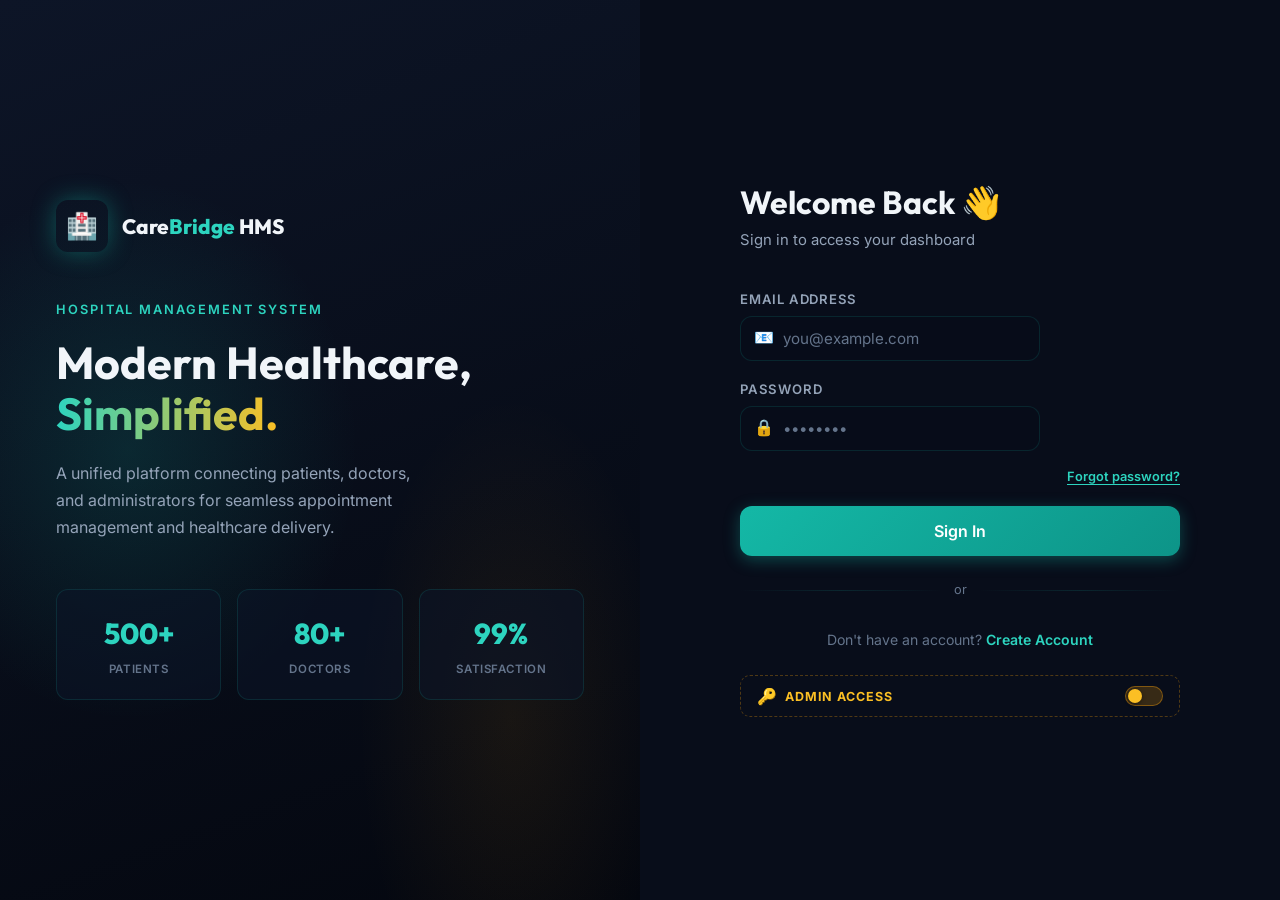
<file: index.html>
<!DOCTYPE html>
<html lang="en">

<head>
  <meta charset="UTF-8" />
  <meta name="viewport" content="width=device-width, initial-scale=1.0" />
  <title>HMS — Hospital Management System | Login</title>
  <meta name="description"
    content="Secure login portal for the Hospital Management System. Access your patient, doctor, or admin dashboard." />
  <link rel="stylesheet" href="css/main.css" />
  <link rel="stylesheet" href="css/auth.css" />
</head>

<body>
  <div class="bg-mesh"></div>

  <div class="auth-page">
    <!-- Hero Panel -->
    <div class="auth-hero">
      <div class="auth-hero-content">
        <div class="hero-logo">
          <div class="hero-logo-icon">🏥</div>
          <div class="hero-logo-text">Care<span>Bridge</span> HMS</div>
        </div>
        <p class="hero-tagline">Hospital Management System</p>
        <h1>Modern Healthcare,<br /><span>Simplified.</span></h1>
        <p class="lead">A unified platform connecting patients, doctors, and administrators for seamless appointment
          management and healthcare delivery.</p>
        <div class="hero-stats">
          <div class="hero-stat">
            <div class="hero-stat-value">500+</div>
            <div class="hero-stat-label">Patients</div>
          </div>
          <div class="hero-stat">
            <div class="hero-stat-value">80+</div>
            <div class="hero-stat-label">Doctors</div>
          </div>
          <div class="hero-stat">
            <div class="hero-stat-value">99%</div>
            <div class="hero-stat-label">Satisfaction</div>
          </div>
        </div>
      </div>
    </div>

    <!-- Login Form Panel -->
    <div class="auth-form-panel">
      <div class="auth-form-container">
        <div class="auth-header">
          <h2>Welcome Back 👋</h2>
          <p>Sign in to access your dashboard</p>
        </div>

        <form id="login-form" novalidate>
          <div class="form-section" style="gap:18px;">
            <div class="form-group">
              <label class="form-label" for="login-email">Email Address</label>
              <div class="input-icon-wrap">
                <span class="icon">📧</span>
                <input type="email" id="login-email" class="form-control" placeholder="you@example.com" required
                  autocomplete="email" />
              </div>
            </div>

            <div class="form-group">
              <label class="form-label" for="login-password">Password</label>
              <div class="input-icon-wrap">
                <span class="icon">🔒</span>
                <input type="password" id="login-password" class="form-control" placeholder="••••••••" required
                  autocomplete="current-password" />
              </div>
              <div style="text-align:right;margin-top:6px;">
                <button type="button" onclick="openForgotModal()" style="background:none;border:none;font-size:0.8rem;color:var(--teal-400);cursor:pointer;
                       font-weight:600;padding:0;text-decoration:underline;text-underline-offset:3px;">Forgot
                  password?</button>
              </div>
            </div>

            <div id="login-error" class="form-error"></div>

            <button type="submit" class="btn btn-primary btn-full btn-lg" id="login-btn">
              Sign In
            </button>
          </div>
        </form>

        <div class="divider" style="margin: 24px 0;">or</div>

        <div class="auth-footer">
          Don't have an account? <a href="register.html">Create Account</a>
        </div>

        <!-- Admin hint toggle -->
        <div style="margin-top:24px;">
          <!-- Toggle trigger button -->
          <button id="admin-toggle-btn" onclick="toggleAdminHint()" style="display:flex;align-items:center;gap:8px;background:none;border:1.5px dashed rgba(245,158,11,0.3);
                 border-radius:10px;padding:10px 16px;cursor:pointer;width:100%;
                 transition:all 0.25s ease;color:var(--gold-400);">
            <span style="font-size:1rem;">🔑</span>
            <span
              style="font-size:0.78rem;font-weight:700;text-transform:uppercase;letter-spacing:0.07em;flex:1;text-align:left;">
              Admin Access
            </span>
            <!-- Toggle switch -->
            <div id="admin-toggle-switch" style="width:38px;height:20px;border-radius:999px;background:rgba(245,158,11,0.2);
                   border:1.5px solid rgba(245,158,11,0.4);position:relative;transition:background 0.25s;">
              <div id="admin-toggle-knob" style="position:absolute;top:2px;left:2px;width:14px;height:14px;border-radius:50%;
                     background:var(--gold-400);transition:transform 0.25s ease;box-shadow:0 1px 4px rgba(0,0,0,0.4);">
              </div>
            </div>
          </button>

          <!-- Hidden credentials panel -->
          <div id="admin-hint-panel"
            style="overflow:hidden;max-height:0;opacity:0;transition:max-height 0.4s ease,opacity 0.3s ease;border-radius:0 0 10px 10px;">
            <div class="glass" style="padding:16px 18px;border-top:none;border-radius:0 0 10px 10px;
                   border-color:rgba(245,158,11,0.25);background:rgba(245,158,11,0.04);">
              <div style="display:flex;align-items:center;justify-content:space-between;margin-bottom:10px;">
                <span style="font-size:0.72rem;font-weight:700;color:var(--gold-400);
                           text-transform:uppercase;letter-spacing:0.08em;">🛡️ Administrator Credentials</span>
                <button onclick="autofillAdmin()"
                  style="font-size:0.72rem;font-weight:700;padding:4px 10px;border-radius:6px;border:1px solid rgba(245,158,11,0.4);
                       background:rgba(245,158,11,0.1);color:var(--gold-400);cursor:pointer;transition:background 0.2s;"
                  onmouseover="this.style.background='rgba(245,158,11,0.2)'"
                  onmouseout="this.style.background='rgba(245,158,11,0.1)'">
                  ↙ Autofill
                </button>
              </div>
              <div style="font-size:0.82rem;display:flex;flex-direction:column;gap:6px;">
                <div
                  style="display:flex;align-items:center;gap:10px;padding:8px 10px;background:rgba(8,13,26,0.5);border-radius:7px;">
                  <span style="color:var(--text-muted);font-size:0.75rem;width:64px;">Email</span>
                  <code id="admin-email-display" style="color:var(--text-primary);flex:1;">admin@hospital.com</code>
                  <button onclick="copyText('admin@hospital.com','Email')"
                    style="background:none;border:none;cursor:pointer;color:var(--text-muted);font-size:0.8rem;"
                    title="Copy">📋</button>
                </div>
                <div
                  style="display:flex;align-items:center;gap:10px;padding:8px 10px;background:rgba(8,13,26,0.5);border-radius:7px;">
                  <span style="color:var(--text-muted);font-size:0.75rem;width:64px;">Password</span>
                  <code id="admin-pw-display"
                    style="color:var(--gold-300,#fcd34d);flex:1;letter-spacing:0.04em;">Admin@123</code>
                  <button onclick="copyText('Admin@123','Password')"
                    style="background:none;border:none;cursor:pointer;color:var(--text-muted);font-size:0.8rem;"
                    title="Copy">📋</button>
                </div>
              </div>
            </div>
          </div>
        </div>
      </div>
    </div>
  </div>

  <div id="toast-container"></div>

  <!-- ═══════════ FORGOT PASSWORD MODAL ═══════════ -->
  <div id="forgot-modal-overlay" style="display:none;position:fixed;inset:0;z-index:9999;
         background:rgba(4,8,18,0.82);backdrop-filter:blur(8px);
         align-items:center;justify-content:center;" onclick="closeForgotModalOutside(event)">

    <div id="forgot-modal-box" style="width:100%;max-width:420px;margin:16px;border-radius:20px;
           background:linear-gradient(145deg,rgba(13,21,39,0.98),rgba(8,13,26,0.98));
           border:1.5px solid rgba(20,184,166,0.25);
           box-shadow:0 24px 64px rgba(0,0,0,0.5),0 0 40px rgba(20,184,166,0.08);
           padding:36px 32px;animation:modalIn 0.3s ease;">

      <!-- Header -->
      <div style="display:flex;align-items:center;justify-content:space-between;margin-bottom:24px;">
        <div style="display:flex;align-items:center;gap:12px;">
          <div style="width:42px;height:42px;border-radius:12px;
                    background:linear-gradient(135deg,rgba(20,184,166,0.2),rgba(20,184,166,0.05));
                    border:1px solid rgba(20,184,166,0.3);
                    display:flex;align-items:center;justify-content:center;font-size:1.4rem;">🔑</div>
          <div>
            <div style="font-size:1.1rem;font-weight:800;color:var(--text-primary);">Forgot Password</div>
            <div style="font-size:0.75rem;color:var(--text-muted);">Enter your registered email</div>
          </div>
        </div>
        <button onclick="closeForgotModal()" style="background:none;border:none;cursor:pointer;font-size:1.4rem;
               color:var(--text-muted);line-height:1;padding:4px;
               transition:color 0.2s;border-radius:6px;" onmouseover="this.style.color='var(--text-primary)'"
          onmouseout="this.style.color='var(--text-muted)'">&times;</button>
      </div>

      <!-- Email input -->
      <div class="form-group" style="margin-bottom:16px;">
        <label class="form-label" for="fp-email">Email Address</label>
        <div class="input-icon-wrap">
          <span class="icon">📧</span>
          <input type="email" id="fp-email" class="form-control" placeholder="you@example.com" autocomplete="email"
            oninput="clearForgotResult()" />
        </div>
      </div>

      <!-- Error -->
      <div id="fp-error" style="display:none;color:#f87171;font-size:0.83rem;
         background:rgba(248,113,113,0.08);border:1px solid rgba(248,113,113,0.25);
         border-radius:10px;padding:10px 14px;margin-bottom:14px;"></div>

      <!-- Result card -->
      <div id="fp-result" style="display:none;margin-bottom:16px;
         background:linear-gradient(135deg,rgba(20,184,166,0.07),rgba(245,158,11,0.04));
         border:1.5px solid rgba(20,184,166,0.25);border-radius:14px;padding:20px 18px;">
        <div style="display:flex;align-items:center;gap:8px;margin-bottom:14px;">
          <span style="font-size:1.2rem;">✅</span>
          <span id="fp-greeting" style="font-size:0.88rem;color:var(--teal-400);font-weight:700;"></span>
        </div>
        <div style="font-size:0.75rem;color:var(--text-muted);text-transform:uppercase;
                  letter-spacing:0.08em;font-weight:700;margin-bottom:8px;">Your Password</div>
        <div style="display:flex;align-items:center;gap:10px;
                  background:rgba(8,13,26,0.6);border-radius:10px;padding:12px 14px;">
          <span id="fp-pw-toggle-icon" style="font-size:1rem;cursor:pointer;" onclick="toggleFpPw()"
            title="Show/Hide">👁️</span>
          <code id="fp-password-display" style="flex:1;font-size:1rem;letter-spacing:0.12em;color:var(--gold-300,#fcd34d);
                 word-break:break-all;">••••••••</code>
          <button onclick="copyFpPassword()" style="background:rgba(20,184,166,0.1);border:1px solid rgba(20,184,166,0.3);
                 border-radius:8px;padding:6px 12px;color:var(--teal-400);
                 font-size:0.75rem;font-weight:700;cursor:pointer;transition:background 0.2s;"
            onmouseover="this.style.background='rgba(20,184,166,0.2)'"
            onmouseout="this.style.background='rgba(20,184,166,0.1)'">📋 Copy</button>
        </div>
        <button onclick="autofillFromForgot()" style="width:100%;margin-top:12px;padding:10px;border-radius:10px;
               background:linear-gradient(135deg,rgba(20,184,166,0.15),rgba(20,184,166,0.05));
               border:1.5px solid rgba(20,184,166,0.3);color:var(--teal-300,#5eead4);
               font-weight:700;font-size:0.85rem;cursor:pointer;transition:all 0.2s;"
          onmouseover="this.style.background='rgba(20,184,166,0.25)'"
          onmouseout="this.style.background='linear-gradient(135deg,rgba(20,184,166,0.15),rgba(20,184,166,0.05))'">
          ↙ Autofill &amp; Login
        </button>
      </div>

      <!-- Submit button -->
      <button id="fp-submit-btn" onclick="submitForgotPassword()" style="width:100%;padding:13px;border-radius:12px;border:none;
             background:linear-gradient(135deg,var(--teal-600,#0d9488),var(--teal-500,#14b8a6));
             color:#fff;font-weight:700;font-size:0.95rem;cursor:pointer;
             transition:all 0.2s;box-shadow:0 4px 16px rgba(20,184,166,0.3);" onmouseover="this.style.opacity='0.9'"
        onmouseout="this.style.opacity='1'">
        Find My Password
      </button>

      <div style="text-align:center;margin-top:14px;">
        <button onclick="closeForgotModal()" style="background:none;border:none;color:var(--text-muted);font-size:0.82rem;
               cursor:pointer;text-decoration:underline;text-underline-offset:3px;">
          Back to Login
        </button>
      </div>
    </div>
  </div>

  <style>
    @keyframes modalIn {
      from {
        opacity: 0;
        transform: translateY(24px) scale(0.97);
      }

      to {
        opacity: 1;
        transform: translateY(0) scale(1);
      }
    }
  </style>

  <script src="js/data.js"></script>
  <script src="js/email.js"></script>
  <script src="js/auth.js"></script>
  <script>
    // Redirect if already logged in
    (async function init() {
      const existingSession = await DB.getSession();
      if (existingSession) {
        redirectByRole(existingSession.role);
      }
    })();

    function redirectByRole(role) {
      const routes = {
        patient: 'dashboard-patient.html',
        doctor: 'dashboard-doctor.html',
        admin: 'dashboard-admin.html',
      };
      window.location.href = routes[role] || 'index.html';
    }

    document.getElementById('login-form').addEventListener('submit', function (e) {
      e.preventDefault();
      const email = document.getElementById('login-email').value.trim();
      const password = document.getElementById('login-password').value;
      const errEl = document.getElementById('login-error');
      const btn = document.getElementById('login-btn');

      errEl.classList.remove('show');
      btn.disabled = true;
      btn.innerHTML = '<div class="spinner"></div> Signing in...';

      setTimeout(async () => {
        const result = await Auth.login(email, password);
        btn.disabled = false;
        btn.innerHTML = 'Sign In';

        if (!result.ok) {
          errEl.textContent = result.error;
          errEl.classList.add('show');
          return;
        }
        showToast('Login successful! Redirecting...', 'success');
        setTimeout(() => redirectByRole(result.user.role), 800);
      }, 600);
    });

    // ── Admin Toggle Switch ────────────────────────────────────
    let adminHintOpen = false;

    function toggleAdminHint() {
      adminHintOpen = !adminHintOpen;
      const panel = document.getElementById('admin-hint-panel');
      const knob = document.getElementById('admin-toggle-knob');
      const sw = document.getElementById('admin-toggle-switch');
      const btn = document.getElementById('admin-toggle-btn');

      if (adminHintOpen) {
        panel.style.maxHeight = '180px';
        panel.style.opacity = '1';
        knob.style.transform = 'translateX(18px)';
        sw.style.background = 'rgba(245,158,11,0.45)';
        btn.style.borderStyle = 'solid';
        btn.style.borderColor = 'rgba(245,158,11,0.6)';
        btn.style.background = 'rgba(245,158,11,0.06)';
      } else {
        panel.style.maxHeight = '0';
        panel.style.opacity = '0';
        knob.style.transform = 'translateX(0)';
        sw.style.background = 'rgba(245,158,11,0.2)';
        btn.style.borderStyle = 'dashed';
        btn.style.borderColor = 'rgba(245,158,11,0.3)';
        btn.style.background = 'none';
      }
    }

    function autofillAdmin() {
      document.getElementById('login-email').value = 'admin@hospital.com';
      document.getElementById('login-password').value = 'Admin@123';
      // Close the panel after autofill
      if (adminHintOpen) toggleAdminHint();
      showToast('Admin credentials autofilled!', 'success');
    }

    function copyText(text, label) {
      navigator.clipboard.writeText(text).then(() => {
        showToast(`${label} copied to clipboard!`, 'info');
      }).catch(() => {
        // fallback
        const el = document.createElement('textarea');
        el.value = text; document.body.appendChild(el);
        el.select(); document.execCommand('copy');
        document.body.removeChild(el);
        showToast(`${label} copied!`, 'info');
      });
    }

    // ── Forgot Password Modal ─────────────────────────────────────
    let _fpPassword = '';
    let _fpEmail = '';
    let _fpPwVisible = false;

    function openForgotModal() {
      const overlay = document.getElementById('forgot-modal-overlay');
      overlay.style.display = 'flex';
      // Pre-fill email if typed on login form
      const loginEmail = document.getElementById('login-email').value.trim();
      if (loginEmail) document.getElementById('fp-email').value = loginEmail;
      clearForgotResult();
      document.getElementById('fp-email').focus();
    }

    function closeForgotModal() {
      document.getElementById('forgot-modal-overlay').style.display = 'none';
      clearForgotResult();
      document.getElementById('fp-email').value = '';
    }

    function closeForgotModalOutside(event) {
      if (event.target === document.getElementById('forgot-modal-overlay')) {
        closeForgotModal();
      }
    }

    function clearForgotResult() {
      document.getElementById('fp-error').style.display = 'none';
      document.getElementById('fp-result').style.display = 'none';
      _fpPassword = '';
      _fpEmail = '';
      _fpPwVisible = false;
      document.getElementById('fp-password-display').textContent = '••••••••';
    }

    function submitForgotPassword() {
      const email = document.getElementById('fp-email').value.trim();
      const errEl = document.getElementById('fp-error');

      if (!email) {
        errEl.textContent = 'Please enter your email address.';
        errEl.style.display = 'block';
        return;
      }

      const btn = document.getElementById('fp-submit-btn');
      btn.disabled = true;
      btn.textContent = 'Searching...';

      setTimeout(async () => {
        btn.disabled = false;
        btn.textContent = 'Find My Password';

        const result = await Auth.forgotPassword(email);

        if (!result.ok) {
          errEl.textContent = result.error;
          errEl.style.display = 'block';
          document.getElementById('fp-result').style.display = 'none';
          return;
        }

        errEl.style.display = 'none';
        _fpPassword = result.password;
        _fpEmail = email;
        _fpPwVisible = false;

        const roleLabel = result.role === 'admin' ? 'Administrator'
          : result.role === 'doctor' ? 'Doctor'
            : 'Patient';

        document.getElementById('fp-greeting').textContent =
          `Account found — ${result.name} (${roleLabel})`;
        document.getElementById('fp-password-display').textContent = '••••••••';
        document.getElementById('fp-result').style.display = 'block';
      }, 500);
    }

    function toggleFpPw() {
      _fpPwVisible = !_fpPwVisible;
      const display = document.getElementById('fp-password-display');
      const icon = document.getElementById('fp-pw-toggle-icon');
      display.textContent = _fpPwVisible ? _fpPassword : '••••••••';
      icon.textContent = _fpPwVisible ? '🙈' : '👁️';
    }

    function copyFpPassword() {
      if (!_fpPassword) return;
      navigator.clipboard.writeText(_fpPassword).then(() => {
        showToast('Password copied to clipboard!', 'success');
      }).catch(() => {
        const el = document.createElement('textarea');
        el.value = _fpPassword; document.body.appendChild(el);
        el.select(); document.execCommand('copy');
        document.body.removeChild(el);
        showToast('Password copied!', 'success');
      });
    }

    function autofillFromForgot() {
      if (!_fpEmail || !_fpPassword) return;
      document.getElementById('login-email').value = _fpEmail;
      document.getElementById('login-password').value = _fpPassword;
      closeForgotModal();
      showToast('Credentials autofilled! Click Sign In.', 'success');
    }

    // Allow pressing Enter inside the fp-email input to submit
    document.getElementById('fp-email').addEventListener('keydown', function (e) {
      if (e.key === 'Enter') submitForgotPassword();
    });

  </script>
</body>

</html>
</file>
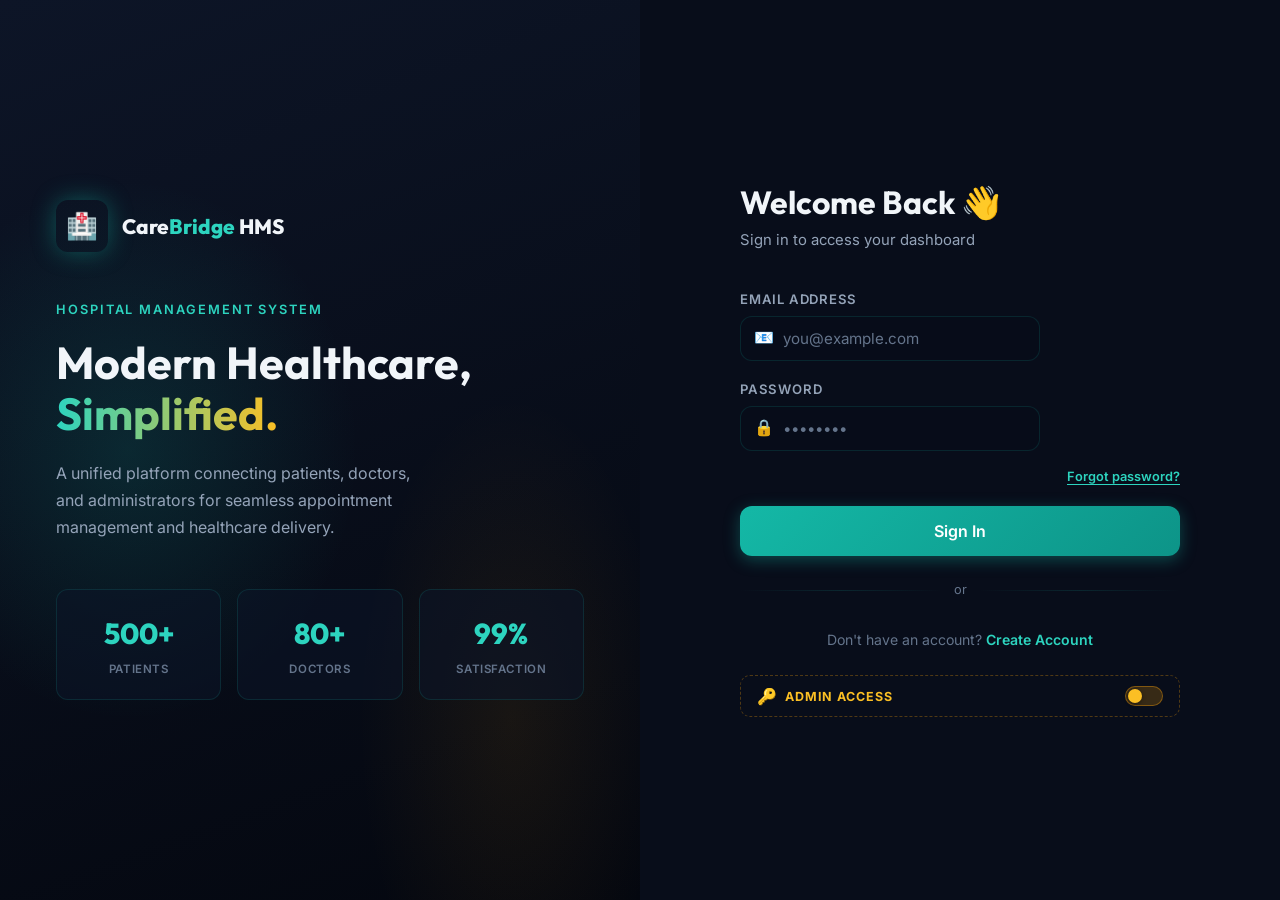
<file: dashboard-admin.html>
<!DOCTYPE html>
<html lang="en">

<head>
  <meta charset="UTF-8" />
  <meta name="viewport" content="width=device-width, initial-scale=1.0" />
  <title>HMS — Admin Dashboard</title>
  <link rel="stylesheet" href="css/main.css" />
  <link rel="stylesheet" href="css/dashboard.css" />
</head>

<body>
  <div class="bg-mesh"></div>

  <!-- Sidebar -->
  <aside class="sidebar" id="sidebar">
    <div class="sidebar-header">
      <div class="sidebar-logo-icon">🏥</div>
      <div class="sidebar-logo-text">Care<span>Bridge</span></div>
    </div>
    <nav class="sidebar-nav">
      <div class="nav-section-label">Dashboard</div>
      <div class="nav-item active" onclick="showSection('overview')" id="nav-overview">
        <span class="nav-icon">🏠</span> Overview
      </div>
      <div class="nav-item" onclick="showSection('approvals')" id="nav-approvals">
        <span class="nav-icon">✅</span> Doctor Approvals
        <span class="nav-badge" id="approval-badge" style="display:none;"></span>
      </div>
      <div class="nav-item" onclick="showSection('appointments')" id="nav-appointments">
        <span class="nav-icon">📋</span> All Appointments
      </div>
      <div class="nav-section-label" style="margin-top:16px;">Users</div>
      <div class="nav-item" onclick="showSection('patients')" id="nav-patients">
        <span class="nav-icon">🧑‍💼</span> Patients
      </div>
      <div class="nav-item" onclick="showSection('doctors')" id="nav-doctors">
        <span class="nav-icon">👨‍⚕️</span> Doctors
      </div>
      <div class="nav-section-label" style="margin-top:16px;">Management</div>
      <div class="nav-item" onclick="showSection('create-doctor')" id="nav-create-doctor">
        <span class="nav-icon">➕</span> Add Doctor
      </div>
      <div class="nav-item" onclick="showSection('create-admin')" id="nav-create-admin">
        <span class="nav-icon">🔐</span> Add Admin
      </div>
      <div class="nav-item" onclick="showSection('profile')" id="nav-profile">
        <span class="nav-icon">👤</span> Profile
      </div>
    </nav>
    <div class="sidebar-footer">
      <div class="sidebar-user">
        <div class="avatar avatar-sm" id="sidebar-avatar"
          style="background:linear-gradient(135deg,var(--gold-500),var(--gold-600));">A</div>
        <div class="sidebar-user-info">
          <div class="sidebar-user-name" id="sidebar-name">Admin</div>
          <div class="sidebar-user-role" style="color:var(--gold-400);">Administrator</div>
        </div>
      </div>
      <button class="btn btn-outline btn-full btn-sm" onclick="Auth.logout()">🚪 Sign Out</button>
    </div>
  </aside>

  <!-- Main -->
  <div class="main-content">
    <div class="topbar">
      <div style="display:flex;align-items:center;gap:12px;">
        <button class="menu-toggle" onclick="toggleSidebar()">☰</button>
        <div class="topbar-title" id="topbar-title">Overview</div>
      </div>
      <div class="topbar-actions" style="position:relative;display:flex;align-items:center;gap:10px;">
        <!-- LIVE indicator -->
        <div id="live-indicator" style="display:flex;align-items:center;gap:6px;padding:4px 12px;
           border-radius:999px;background:rgba(34,197,94,0.12);border:1px solid rgba(34,197,94,0.3);">
          <div class="pulse-dot"></div>
          <span style="font-size:0.72rem;font-weight:700;color:var(--green-400);letter-spacing:0.05em;">LIVE</span>
          <span id="last-refresh-label" style="font-size:0.65rem;color:var(--text-muted);">just now</span>
        </div>

        <!-- Auto-Approve toggle -->
        <div style="display:flex;align-items:center;gap:7px;padding:5px 12px;
           border-radius:999px;background:rgba(245,158,11,0.08);border:1px solid rgba(245,158,11,0.2);"
          title="Auto-approve all new doctor registrations">
          <span style="font-size:0.7rem;font-weight:700;color:var(--gold-400);">Auto-Approve</span>
          <div id="auto-approve-switch" onclick="toggleAutoApprove()"
            style="width:34px;height:18px;border-radius:999px;background:rgba(245,158,11,0.2);
                 border:1.5px solid rgba(245,158,11,0.4);position:relative;cursor:pointer;transition:background 0.25s;">
            <div id="auto-approve-knob" style="position:absolute;top:2px;left:2px;width:12px;height:12px;border-radius:50%;
                   background:var(--gold-400);transition:transform 0.25s;box-shadow:0 1px 3px rgba(0,0,0,0.4);"></div>
          </div>
        </div>

        <span class="badge badge-gold" style="font-size:0.72rem;">ADMIN</span>
        <button class="icon-btn" onclick="toggleInbox()" title="Email Inbox">
          📬
          <span id="inbox-badge"></span>
        </button>
      </div>
    </div>

    <div class="page-body">

      <!-- ══ OVERVIEW ══ -->
      <div id="section-overview" class="tab-panel active">
        <div class="page-header">
          <div class="page-header-left">
            <h2 id="greeting">Admin Dashboard 🛡️</h2>
            <p>Full hospital management overview — <span id="refresh-countdown"
                style="color:var(--teal-400);font-weight:600;">auto-refreshing</span></p>
          </div>
          <button class="btn btn-outline btn-sm" onclick="manualRefresh()" id="refresh-btn">🔄 Refresh Now</button>
        </div>

        <div class="stats-grid" style="grid-template-columns:repeat(auto-fill,minmax(180px,1fr));">
          <div class="glass stat-card">
            <div class="stat-icon" style="background:rgba(20,184,166,0.15);">🧑‍💼</div>
            <div class="stat-value text-teal" id="stat-patients">0</div>
            <div class="stat-label">Total Patients</div>
          </div>
          <div class="glass stat-card">
            <div class="stat-icon" style="background:rgba(34,197,94,0.15);">👨‍⚕️</div>
            <div class="stat-value text-success" id="stat-doctors">0</div>
            <div class="stat-label">Active Doctors</div>
          </div>
          <div class="glass stat-card" style="cursor:pointer;" onclick="showSection('approvals')">
            <div class="stat-icon" style="background:rgba(245,158,11,0.15);">⏳</div>
            <div class="stat-value text-gold" id="stat-pending-docs">0</div>
            <div class="stat-label">Pending Approvals</div>
          </div>
          <div class="glass stat-card">
            <div class="stat-icon" style="background:rgba(59,130,246,0.15);">📅</div>
            <div class="stat-value" style="color:#93c5fd;" id="stat-apts">0</div>
            <div class="stat-label">Total Appointments</div>
          </div>
          <div class="glass stat-card">
            <div class="stat-icon" style="background:rgba(20,184,166,0.15);">📆</div>
            <div class="stat-value text-teal" id="stat-today-apts">0</div>
            <div class="stat-label">Today's Appointments</div>
          </div>
          <div class="glass stat-card">
            <div class="stat-icon" style="background:rgba(239,68,68,0.15);">❗</div>
            <div class="stat-value text-danger" id="stat-pending-apts">0</div>
            <div class="stat-label">Pending Appointments</div>
          </div>
        </div>

        <div style="display:grid;grid-template-columns:1fr 1fr;gap:24px;margin-top:8px;" class="overview-grid">
          <!-- Pending Doctors Quick Panel -->
          <div class="glass" style="padding:0;overflow:hidden;">
            <div
              style="padding:20px 24px;border-bottom:1px solid var(--glass-border);display:flex;align-items:center;justify-content:space-between;">
              <h3 style="font-size:1rem;">⏳ Pending Approvals</h3>
              <div style="display:flex;gap:8px;">
                <button class="btn btn-success btn-sm" onclick="approveAllPending()" id="approve-all-btn">✅ Approve
                  All</button>
                <button class="btn btn-primary btn-sm" onclick="showSection('approvals')">View All</button>
              </div>
            </div>
            <div id="overview-pending-docs"></div>
          </div>

          <!-- Recent Appointments -->
          <div class="glass" style="padding:0;overflow:hidden;">
            <div
              style="padding:20px 24px;border-bottom:1px solid var(--glass-border);display:flex;align-items:center;justify-content:space-between;">
              <h3 style="font-size:1rem;">📋 Recent Appointments</h3>
              <button class="btn btn-outline btn-sm" onclick="showSection('appointments')">View All</button>
            </div>
            <div id="overview-recent-apts" style="padding:16px;"></div>
          </div>
        </div>

        <!-- Activity Feed -->
        <div class="glass" style="padding:0;overflow:hidden;margin-top:24px;">
          <div
            style="padding:18px 24px;border-bottom:1px solid var(--glass-border);display:flex;align-items:center;justify-content:space-between;">
            <div style="display:flex;align-items:center;gap:10px;">
              <h3 style="font-size:1rem;">⚡ Live Activity Feed</h3>
              <div class="pulse-dot"></div>
            </div>
            <button class="btn btn-outline btn-sm" onclick="clearActivityLog()">Clear</button>
          </div>
          <div id="activity-feed" style="max-height:260px;overflow-y:auto;padding:8px 0;"></div>
        </div>
      </div>

      <!-- ══ DOCTOR APPROVALS ══ -->
      <div id="section-approvals" class="tab-panel">
        <div class="page-header">
          <div class="page-header-left">
            <h2>Doctor Approvals</h2>
            <p>Review and approve doctor registration applications</p>
          </div>
          <div style="display:flex;gap:10px;align-items:center;">
            <!-- Auto-Approve status banner -->
            <div id="auto-approve-banner" class="hidden" style="display:none;align-items:center;gap:8px;padding:8px 16px;
                   border-radius:999px;background:rgba(34,197,94,0.1);border:1px solid rgba(34,197,94,0.3);">
              <div class="pulse-dot"></div>
              <span style="font-size:0.8rem;font-weight:700;color:var(--green-400);">Auto-Approve ON — new doctors
                approved instantly</span>
            </div>
            <button class="btn btn-success btn-sm" onclick="approveAllPending()">✅ Approve All</button>
          </div>
        </div>
        <div class="glass" style="padding:0;overflow:hidden;">
          <div id="approvals-list"></div>
        </div>
      </div>

      <!-- ══ ALL APPOINTMENTS ══ -->
      <div id="section-appointments" class="tab-panel">
        <div class="page-header">
          <div class="page-header-left">
            <h2>All Appointments</h2>
            <p>System-wide appointment overview</p>
          </div>
        </div>
        <div class="tabs" style="margin-bottom:20px;">
          <button class="tab-btn active" onclick="filterAdminApts('all',this)">All</button>
          <button class="tab-btn" onclick="filterAdminApts('pending',this)">Pending</button>
          <button class="tab-btn" onclick="filterAdminApts('confirmed',this)">Confirmed</button>
          <button class="tab-btn" onclick="filterAdminApts('completed',this)">Completed</button>
          <button class="tab-btn" onclick="filterAdminApts('cancelled',this)">Cancelled</button>
        </div>
        <div class="glass" style="padding:0;overflow:hidden;">
          <div class="table-wrap">
            <table class="table">
              <thead>
                <tr>
                  <th>Patient</th>
                  <th>Doctor</th>
                  <th>Date & Time</th>
                  <th>Reason</th>
                  <th>Status</th>
                </tr>
              </thead>
              <tbody id="apts-table-body"></tbody>
            </table>
          </div>
        </div>
      </div>

      <!-- ══ PATIENTS ══ -->
      <div id="section-patients" class="tab-panel">
        <div class="page-header">
          <div class="page-header-left">
            <h2>All Patients</h2>
            <p>Registered patient accounts</p>
          </div>
        </div>
        <div class="glass" style="padding:0;overflow:hidden;">
          <div class="table-wrap">
            <table class="table">
              <thead>
                <tr>
                  <th>Name</th>
                  <th>Email</th>
                  <th>Phone</th>
                  <th>Blood Group</th>
                  <th>Appointments</th>
                  <th>Joined</th>
                </tr>
              </thead>
              <tbody id="patients-table-body"></tbody>
            </table>
          </div>
        </div>
      </div>

      <!-- ══ DOCTORS ══ -->
      <div id="section-doctors" class="tab-panel">
        <div class="page-header">
          <div class="page-header-left">
            <h2>All Doctors</h2>
            <p>Registered doctor accounts</p>
          </div>
        </div>
        <div class="glass" style="padding:0;overflow:hidden;">
          <div class="table-wrap">
            <table class="table">
              <thead>
                <tr>
                  <th>Name</th>
                  <th>Specialization</th>
                  <th>License</th>
                  <th>Experience</th>
                  <th>Status</th>
                  <th>Email Verified</th>
                  <th>Actions</th>
                </tr>
              </thead>
              <tbody id="doctors-table-body"></tbody>
            </table>
          </div>
        </div>
      </div>

      <!-- ══ ADD DOCTOR ══ -->
      <div id="section-create-doctor" class="tab-panel">
        <div class="page-header">
          <div class="page-header-left">
            <h2>Add Doctor</h2>
            <p>Create a new doctor account directly (auto-approved)</p>
          </div>
        </div>
        <div class="glass" style="padding:32px;max-width:640px;">
          <form id="create-doc-form" novalidate>
            <div style="display:flex;flex-direction:column;gap:16px;">
              <div class="form-section-title">Personal Information</div>
              <div class="form-row">
                <div class="form-group"><label class="form-label">Full Name</label><input type="text" id="cd-name"
                    class="form-control" required /></div>
                <div class="form-group"><label class="form-label">Email</label><input type="email" id="cd-email"
                    class="form-control" required /></div>
              </div>
              <div class="form-group"><label class="form-label">Phone</label><input type="tel" id="cd-phone"
                  class="form-control" /></div>
              <div class="form-section-title" style="margin-top:8px;">Professional Details</div>
              <div class="form-row">
                <div class="form-group">
                  <label class="form-label">Specialization</label>
                  <select id="cd-spec" class="form-control" required>
                    <option value="">Select</option>
                    <option>Cardiology</option>
                    <option>Neurology</option>
                    <option>Orthopedics</option>
                    <option>Pediatrics</option>
                    <option>Dermatology</option>
                    <option>Psychiatry</option>
                    <option>Gynecology</option>
                    <option>Oncology</option>
                    <option>General Medicine</option>
                    <option>ENT</option>
                    <option>Ophthalmology</option>
                    <option>Dentistry</option>
                  </select>
                </div>
                <div class="form-group"><label class="form-label">Experience (years)</label><input type="number"
                    id="cd-exp" class="form-control" min="0" /></div>
              </div>
              <div class="form-group"><label class="form-label">License Number</label><input type="text" id="cd-license"
                  class="form-control" /></div>
              <div class="form-group"><label class="form-label">Short Bio</label><textarea id="cd-bio"
                  class="form-control" rows="3"></textarea></div>
              <div id="cd-error" class="form-error"></div>
              <div class="glass" style="padding:14px;border-color:rgba(245,158,11,0.2);">
                <div style="font-size:0.8rem;color:var(--text-muted);">
                  ℹ️ A random password will be generated and sent to the doctor's email inbox along with a verification
                  code.
                </div>
              </div>
              <button type="submit" class="btn btn-primary" id="create-doc-btn">Create Doctor Account</button>
            </div>
          </form>
        </div>
      </div>

      <!-- ══ ADD ADMIN ══ -->
      <div id="section-create-admin" class="tab-panel">
        <div class="page-header">
          <div class="page-header-left">
            <h2>Add Administrator</h2>
            <p>Create a new administrator account with email verification</p>
          </div>
        </div>
        <div class="glass" style="padding:32px;max-width:500px;">
          <form id="create-admin-form" novalidate>
            <div style="display:flex;flex-direction:column;gap:16px;">
              <div class="form-group"><label class="form-label">Full Name</label><input type="text" id="ca-name"
                  class="form-control" required /></div>
              <div class="form-group"><label class="form-label">Email Address</label><input type="email" id="ca-email"
                  class="form-control" required /></div>
              <div class="form-group"><label class="form-label">Phone</label><input type="tel" id="ca-phone"
                  class="form-control" /></div>
              <div id="ca-error" class="form-error"></div>
              <div class="glass" style="padding:14px;border-color:rgba(245,158,11,0.2);">
                <div style="font-size:0.8rem;color:var(--text-muted);">
                  🔐 A temporary password and email verification code will be sent to the admin's inbox.
                </div>
              </div>
              <button type="submit" class="btn btn-gold" id="create-admin-btn">Create Admin Account</button>
            </div>
          </form>
        </div>
      </div>

      <!-- ══ PROFILE ══ -->
      <div id="section-profile" class="tab-panel">
        <div class="page-header">
          <div class="page-header-left">
            <h2>My Profile</h2>
          </div>
        </div>
        <div style="display:grid;grid-template-columns:1fr 1fr;gap:24px;" class="profile-grid">
          <div class="glass" style="padding:28px;">
            <h3 style="margin-bottom:20px;">Admin Information</h3>
            <form id="admin-profile-form">
              <div style="display:flex;flex-direction:column;gap:14px;">
                <div class="form-group"><label class="form-label">Full Name</label><input type="text" id="ap-name"
                    class="form-control" /></div>
                <div class="form-group"><label class="form-label">Phone</label><input type="tel" id="ap-phone"
                    class="form-control" /></div>
                <button type="submit" class="btn btn-primary">Save Changes</button>
              </div>
            </form>
          </div>
          <div class="glass" style="padding:28px;">
            <h3 style="margin-bottom:20px;">Change Password</h3>
            <form id="admin-pw-form">
              <div style="display:flex;flex-direction:column;gap:14px;">
                <div class="form-group"><label class="form-label">Current Password</label><input type="password"
                    id="admin-pw-current" class="form-control" /></div>
                <div class="form-group"><label class="form-label">New Password</label><input type="password"
                    id="admin-pw-new" class="form-control" /></div>
                <div id="admin-pw-error" class="form-error"></div>
                <button type="submit" class="btn btn-outline">Update Password</button>
              </div>
            </form>
          </div>
        </div>
      </div>

    </div>
  </div>

  <!-- Reject Doctor Modal -->
  <div class="modal-overlay" id="reject-modal">
    <div class="modal glass">
      <button class="modal-close" onclick="closeRejectModal()">✕</button>
      <div style="text-align:center;margin-bottom:16px;"><span style="font-size:3rem;">❌</span></div>
      <h3 style="text-align:center;margin-bottom:8px;">Reject Doctor?</h3>
      <p style="text-align:center;margin-bottom:20px;font-size:0.88rem;color:var(--text-muted);">The doctor will be
        notified via email.</p>
      <div class="form-group" style="margin-bottom:20px;">
        <label class="form-label">Reason (optional)</label>
        <textarea id="reject-reason-admin" class="form-control" rows="3"
          placeholder="Enter reason for rejection..."></textarea>
      </div>
      <input type="hidden" id="reject-doc-id" />
      <div style="display:flex;gap:12px;">
        <button class="btn btn-outline btn-full" onclick="closeRejectModal()">Cancel</button>
        <button class="btn btn-danger btn-full" onclick="confirmRejectDoctor()">Reject</button>
      </div>
    </div>
  </div>

  <!-- Doctor Details Modal -->
  <div class="modal-overlay" id="doc-detail-modal">
    <div class="modal glass" style="max-width:480px;">
      <button class="modal-close"
        onclick="document.getElementById('doc-detail-modal').classList.remove('open')">✕</button>
      <div id="doc-detail-content"></div>
    </div>
  </div>

  <!-- Inbox Panel -->
  <div style="position:fixed;top:70px;right:24px;z-index:500;">
    <div class="inbox-panel" id="inbox-panel">
      <div class="inbox-panel-header">
        <h4>📬 Email Inbox</h4>
        <button class="btn btn-outline btn-sm" onclick="toggleInbox()">✕</button>
      </div>
      <div id="inbox-list-wrap">
        <div id="inbox-list"></div>
      </div>
      <div id="email-viewer"></div>
    </div>
  </div>

  <div id="toast-container"></div>

  <script src="js/data.js"></script>
  <script src="js/email.js"></script>
  <script src="js/auth.js"></script>
  <script>
    let currentUser = null;
    let adminAptFilter = 'all';

    async function init() {
      currentUser = await Auth.requireAuth(['admin']);
      if (!currentUser) return;

      document.getElementById('sidebar-name').textContent = currentUser.name;
      document.getElementById('sidebar-avatar').textContent = getInitials(currentUser.name);
      document.getElementById('greeting').textContent = `Welcome, ${currentUser.name}! 🛡️`;

      updateInboxBadge();
      await renderStats();
      await renderOverview();
      await renderApprovals();
      await renderAdminApts('all');
      await renderPatientsTable();
      await renderDoctorsTable();
      fillProfile();
    }

    function updateInboxBadge() {
      const count = Email.getUnread(currentUser.email);
      const badge = document.getElementById('inbox-badge');
      badge.textContent = count; badge.style.display = count > 0 ? 'flex' : 'none';
    }

    async function renderStats() {
      const s = await DB.getStats();
      document.getElementById('stat-patients').textContent = s.totalPatients;
      document.getElementById('stat-doctors').textContent = s.totalDoctors;
      document.getElementById('stat-pending-docs').textContent = s.pendingDoctors;
      document.getElementById('stat-apts').textContent = s.totalAppointments;
      document.getElementById('stat-today-apts').textContent = s.todayAppointments;
      document.getElementById('stat-pending-apts').textContent = s.pendingAppointments;

      const badge = document.getElementById('approval-badge');
      badge.textContent = s.pendingDoctors;
      badge.style.display = s.pendingDoctors > 0 ? 'flex' : 'none';
    }

    async function renderOverview() {
      // Pending docs
      const pendingRaw = await DB.getPendingDoctors();
      const pending = pendingRaw.slice(0, 5);
      const pdEl = document.getElementById('overview-pending-docs');
      if (!pending.length) {
        pdEl.innerHTML = `<div class="empty-state" style="padding:32px;"><div class="empty-icon" style="font-size:2.5rem;">✅</div><h3 style="font-size:1rem;">No pending approvals</h3></div>`;
      } else {
        pdEl.innerHTML = pending.map(d => pendingDocRow(d)).join('');
      }

      // Recent appointments
      const aptsRaw = await DB.getAppointments();
      const apts = aptsRaw.slice(-5).reverse();
      const rEl = document.getElementById('overview-recent-apts');
      if (!apts.length) {
        rEl.innerHTML = `<div class="empty-state" style="padding:20px;"><div class="empty-icon">📋</div><h3>No appointments yet</h3></div>`;
      } else {
        const htmls = await Promise.all(apts.map(async a => {
          const p = await DB.getUserById(a.patientId);
          const d = await DB.getUserById(a.doctorId);
          const sc = { pending: 'warning', confirmed: 'success', completed: 'teal', rejected: 'danger', cancelled: 'muted' };
          return `
          <div style="display:flex;align-items:center;justify-content:space-between;padding:8px 0;border-bottom:1px solid var(--glass-border);">
            <div>
              <div style="font-weight:600;font-size:0.85rem;">${p?.name || '?'} → Dr. ${d?.name || '?'}</div>
              <div style="font-size:0.75rem;color:var(--text-muted);">${formatDate(a.date)} · ${a.time}</div>
            </div>
            <span class="badge badge-${sc[a.status] || 'muted'}">${a.status}</span>
          </div>`;
        }));
        rEl.innerHTML = htmls.join('');
      }
    }

    async function renderApprovals() {
      const pending = await DB.getPendingDoctors();
      const el = document.getElementById('approvals-list');
      if (!pending.length) {
        el.innerHTML = `<div class="empty-state" style="padding:60px;"><div class="empty-icon">✅</div><h3>No pending approvals</h3><p>All doctor applications have been reviewed.</p></div>`;
        return;
      }
      el.innerHTML = pending.map(d => pendingDocRow(d, true)).join('');
    }

    function pendingDocRow(d, detailed = false) {
      return `
      <div class="pending-doc">
        <div class="avatar avatar-md">${getInitials(d.name)}</div>
        <div class="pending-doc-info">
          <div class="pending-doc-name">Dr. ${d.name}</div>
          <div class="pending-doc-meta">
            ${d.specialization || '—'} · ${d.experience || 0} yrs · ${d.email}
            ${d.emailVerified ? ' · <span style="color:var(--green-400);">✅ Email Verified</span>' : ' · <span style="color:var(--gold-400);">📧 Not Verified</span>'}
          </div>
          ${d.licenseNumber ? `<div style="font-size:0.75rem;color:var(--text-muted);margin-top:2px;">License: ${d.licenseNumber}</div>` : ''}
          ${d.bio && detailed ? `<div style="font-size:0.78rem;color:var(--text-muted);margin-top:4px;font-style:italic;">${d.bio}</div>` : ''}
        </div>
        <div class="pending-doc-actions">
          ${detailed ? `<button class="btn btn-outline btn-sm" onclick="viewDoctorDetails('${d.id}')">View</button>` : ''}
          <button class="btn btn-success btn-sm" onclick="approveDoc('${d.id}')">✅ Approve</button>
          <button class="btn btn-danger btn-sm" onclick="openRejectModal('${d.id}')">❌ Reject</button>
        </div>
      </div>`;
    }

    async function approveDoc(id) {
      const res = await Auth.approveDoctor(id);
      if (res.ok) {
        showToast('Doctor approved successfully!', 'success');
        await renderStats(); await renderOverview(); await renderApprovals(); await renderDoctorsTable();
        updateInboxBadge();
      }
    }

    function openRejectModal(id) {
      document.getElementById('reject-doc-id').value = id;
      document.getElementById('reject-reason-admin').value = '';
      document.getElementById('reject-modal').classList.add('open');
    }
    function closeRejectModal() { document.getElementById('reject-modal').classList.remove('open'); }

    async function confirmRejectDoctor() {
      const id = document.getElementById('reject-doc-id').value;
      const reason = document.getElementById('reject-reason-admin').value.trim();
      await Auth.rejectDoctor(id, reason);
      showToast('Doctor rejected.', 'info');
      closeRejectModal();
      await renderStats(); await renderOverview(); await renderApprovals(); await renderDoctorsTable();
    }

    async function viewDoctorDetails(id) {
      const d = await DB.getUserById(id);
      if (!d) return;
      document.getElementById('doc-detail-content').innerHTML = `
      <div style="text-align:center;margin-bottom:20px;">
        <div class="avatar avatar-lg" style="margin:0 auto 12px;">${getInitials(d.name)}</div>
        <h3>Dr. ${d.name}</h3>
        <div style="color:var(--teal-400);font-weight:600;margin-top:4px;">${d.specialization || '—'}</div>
      </div>
      <div style="display:flex;flex-direction:column;gap:10px;font-size:0.88rem;">
        <div style="display:flex;gap:8px;"><span style="color:var(--text-muted);width:110px;">Email</span><span>${d.email}</span></div>
        <div style="display:flex;gap:8px;"><span style="color:var(--text-muted);width:110px;">Phone</span><span>${d.phone || '—'}</span></div>
        <div style="display:flex;gap:8px;"><span style="color:var(--text-muted);width:110px;">License</span><span>${d.licenseNumber || '—'}</span></div>
        <div style="display:flex;gap:8px;"><span style="color:var(--text-muted);width:110px;">Experience</span><span>${d.experience || 0} years</span></div>
        <div style="display:flex;gap:8px;"><span style="color:var(--text-muted);width:110px;">Email Verified</span><span>${d.emailVerified ? '✅ Yes' : '❌ No'}</span></div>
        <div style="display:flex;gap:8px;"><span style="color:var(--text-muted);width:110px;">Registered</span><span>${formatDateTime(d.createdAt)}</span></div>
        ${d.bio ? `<div style="margin-top:8px;padding:12px;background:rgba(20,184,166,0.06);border-radius:8px;font-style:italic;color:var(--text-secondary);">${d.bio}</div>` : ''}
      </div>
      <div style="display:flex;gap:10px;margin-top:20px;">
        <button class="btn btn-success btn-full" onclick="approveDoc('${d.id}');document.getElementById('doc-detail-modal').classList.remove('open');">✅ Approve</button>
        <button class="btn btn-danger btn-full" onclick="document.getElementById('doc-detail-modal').classList.remove('open');openRejectModal('${d.id}')">❌ Reject</button>
      </div>`;
      document.getElementById('doc-detail-modal').classList.add('open');
    }

    async function renderAdminApts(filter) {
      adminAptFilter = filter;
      const aptsRaw = await DB.getAppointments();
      const apts = aptsRaw.filter(a => filter === 'all' || a.status === filter)
        .sort((a, b) => new Date(b.createdAt) - new Date(a.createdAt));
      const tbody = document.getElementById('apts-table-body');
      const sc = { pending: 'warning', confirmed: 'success', completed: 'teal', rejected: 'danger', cancelled: 'muted' };
      if (!apts.length) {
        tbody.innerHTML = `<tr><td colspan="5" style="text-align:center;padding:40px;color:var(--text-muted);">No appointments found</td></tr>`;
        return;
      }
      const htmls = await Promise.all(apts.map(async a => {
        const p = await DB.getUserById(a.patientId);
        const d = await DB.getUserById(a.doctorId);
        return `
        <tr>
          <td><div style="display:flex;align-items:center;gap:8px;"><div class="avatar avatar-sm">${getInitials(p?.name || '?')}</div><span>${p?.name || '—'}</span></div></td>
          <td>Dr. ${d?.name || '—'}</td>
          <td>${formatDate(a.date)} · ${a.time}</td>
          <td style="max-width:160px;overflow:hidden;text-overflow:ellipsis;white-space:nowrap;">${a.reason || '—'}</td>
          <td><span class="badge badge-${sc[a.status] || 'muted'}">${a.status}</span></td>
        </tr>`;
      }));
      tbody.innerHTML = htmls.join('');
    }

    function filterAdminApts(filter, btn) {
      document.querySelectorAll('#section-appointments .tab-btn').forEach(b => b.classList.remove('active'));
      btn.classList.add('active');
      renderAdminApts(filter);
    }

    async function renderPatientsTable() {
      const patients = await DB.getUsersByRole('patient');
      const tbody = document.getElementById('patients-table-body');
      if (!patients.length) {
        tbody.innerHTML = `<tr><td colspan="6" style="text-align:center;padding:40px;color:var(--text-muted);">No patients registered yet</td></tr>`;
        return;
      }
      const htmls = await Promise.all(patients.map(async p => {
        const apts = await DB.getAppointmentsByPatient(p.id);
        const aptCount = apts.length;
        return `
        <tr>
          <td><div style="display:flex;align-items:center;gap:8px;"><div class="avatar avatar-sm">${getInitials(p.name)}</div><span style="font-weight:600;">${p.name}</span></div></td>
          <td>${p.email}</td>
          <td>${p.phone || '—'}</td>
          <td>${p.bloodGroup ? `<span class="badge badge-danger">${p.bloodGroup}</span>` : '—'}</td>
          <td><span class="badge badge-teal">${aptCount}</span></td>
          <td style="font-size:0.78rem;color:var(--text-muted);">${formatDateTime(p.createdAt)}</td>
        </tr>`;
      }));
      tbody.innerHTML = htmls.join('');
    }

    async function renderDoctorsTable() {
      const doctors = await DB.getUsersByRole('doctor');
      const tbody = document.getElementById('doctors-table-body');
      const sc = { active: 'success', pending_approval: 'warning', rejected: 'danger', pending_verification: 'info' };
      if (!doctors.length) {
        tbody.innerHTML = `<tr><td colspan="7" style="text-align:center;padding:40px;color:var(--text-muted);">No doctors registered yet</td></tr>`;
        return;
      }
      tbody.innerHTML = doctors.map(d => `
      <tr style="cursor:pointer; transition:background 0.2s;" onclick="toggleDoctorDetails('${d.id}')" class="hover-bg-mesh">
        <td><div style="display:flex;align-items:center;gap:8px;"><div class="avatar avatar-sm">${getInitials(d.name)}</div><span style="font-weight:600;">Dr. ${d.name}</span></div></td>
        <td>${d.specialization || '—'}</td>
        <td style="font-size:0.78rem;color:var(--text-muted);">${d.licenseNumber || '—'}</td>
        <td>${d.experience || 0} yrs</td>
        <td><span class="badge badge-${sc[d.status] || 'muted'}">${d.status.replace('_', ' ')}</span></td>
        <td>${d.emailVerified ? '<span class="badge badge-success">Verified</span>' : '<span class="badge badge-warning">Pending</span>'}</td>
        <td onclick="event.stopPropagation()">
          <div style="display:flex;gap:6px;">
            ${d.status === 'pending_approval' ? `
              <button class="btn btn-success btn-sm" onclick="approveDoc('${d.id}')">Approve</button>
              <button class="btn btn-danger btn-sm" onclick="openRejectModal('${d.id}')">Reject</button>` :
          d.status === 'active' ? `<span class="badge badge-success">Active</span>` :
            d.status === 'rejected' ? `<button class="btn btn-success btn-sm" onclick="approveDoc('${d.id}')">Re-approve</button>` : ''}
            <button class="btn btn-outline btn-sm">▼</button>
          </div>
        </td>
      </tr>
      <tr id="doc-details-${d.id}" style="display:none; background:rgba(20,184,166,0.05);">
        <td colspan="7" style="padding:20px; border-bottom:1px solid var(--glass-border);">
          <div style="display:grid;grid-template-columns:1fr 1fr;gap:20px; font-size:0.9rem;">
            <div>
              <p style="margin-bottom:8px;"><strong style="color:var(--teal-400);">Email:</strong> ${d.email}</p>
              <p style="margin-bottom:8px;"><strong style="color:var(--teal-400);">Phone:</strong> ${d.phone || '—'}</p>
              <p style="margin-bottom:8px;"><strong style="color:var(--teal-400);">Joined:</strong> ${formatDateTime(d.createdAt)}</p>
            </div>
            <div>
              <p style="margin-bottom:8px;"><strong style="color:var(--teal-400);">Bio:</strong></p>
              <p style="color:var(--text-secondary); font-style:italic;">${d.bio || 'No biography provided.'}</p>
            </div>
          </div>
        </td>
      </tr>`).join('');
    }

    function toggleDoctorDetails(id) {
      const detailRow = document.getElementById(`doc-details-${id}`);
      if (detailRow.style.display === 'none' || detailRow.style.display === '') {
        detailRow.style.display = 'table-row';
      } else {
        detailRow.style.display = 'none';
      }
    }

    // Create Doctor
    document.getElementById('create-doc-form').addEventListener('submit', async function (e) {
      e.preventDefault();
      const errEl = document.getElementById('cd-error');
      errEl.classList.remove('show');
      const btn = document.getElementById('create-doc-btn');
      btn.disabled = true; btn.innerHTML = '<div class="spinner"></div> Creating...';

      const res = await Auth.adminCreateDoctor({
        name: document.getElementById('cd-name').value.trim(),
        email: document.getElementById('cd-email').value.trim(),
        phone: document.getElementById('cd-phone').value.trim(),
        specialization: document.getElementById('cd-spec').value,
        experience: document.getElementById('cd-exp').value,
        licenseNumber: document.getElementById('cd-license').value,
        bio: document.getElementById('cd-bio').value,
      });
      btn.disabled = false; btn.innerHTML = 'Create Doctor Account';
      if (!res.ok) { errEl.textContent = res.error; errEl.classList.add('show'); return; }
      showToast(`Doctor account created! Password sent to inbox.`, 'success');
      this.reset();
      await renderStats(); await renderDoctorsTable(); await renderOverview();
      updateInboxBadge();
    });

    // Create Admin
    document.getElementById('create-admin-form').addEventListener('submit', async function (e) {
      e.preventDefault();
      const errEl = document.getElementById('ca-error');
      errEl.classList.remove('show');
      const btn = document.getElementById('create-admin-btn');
      btn.disabled = true; btn.innerHTML = '<div class="spinner"></div> Creating...';

      const res = await Auth.adminCreateAdmin({
        name: document.getElementById('ca-name').value.trim(),
        email: document.getElementById('ca-email').value.trim(),
        phone: document.getElementById('ca-phone').value.trim(),
      });
      btn.disabled = false; btn.innerHTML = 'Create Admin Account';
      if (!res.ok) { errEl.textContent = res.error; errEl.classList.add('show'); return; }
      showToast('Admin account created! Credentials sent to inbox.', 'success');
      this.reset();
      updateInboxBadge();
    });

    function fillProfile() {
      document.getElementById('ap-name').value = currentUser.name || '';
      document.getElementById('ap-phone').value = currentUser.phone || '';
    }

    document.getElementById('admin-profile-form').addEventListener('submit', async function (e) {
      e.preventDefault();
      const res = await Auth.updateProfile(currentUser.id, {
        name: document.getElementById('ap-name').value.trim(),
        phone: document.getElementById('ap-phone').value.trim(),
      });
      if (res.ok) { currentUser = res.user; document.getElementById('sidebar-name').textContent = currentUser.name; showToast('Profile updated!', 'success'); }
    });

    document.getElementById('admin-pw-form').addEventListener('submit', async function (e) {
      e.preventDefault();
      const errEl = document.getElementById('admin-pw-error');
      errEl.classList.remove('show');
      const res = await Auth.changePassword(currentUser.id, document.getElementById('admin-pw-current').value, document.getElementById('admin-pw-new').value);
      if (!res.ok) { errEl.textContent = res.error; errEl.classList.add('show'); return; }
      showToast('Password updated!', 'success'); this.reset();
    });

    function toggleInbox() {
      const panel = document.getElementById('inbox-panel');
      if (!panel.classList.contains('open')) {
        Email.renderInbox(currentUser.email);
        document.getElementById('email-viewer').style.display = 'none';
        document.getElementById('inbox-list-wrap').style.display = 'block';
      }
      panel.classList.toggle('open');
    }

    async function showSection(name) {
      document.querySelectorAll('.tab-panel').forEach(p => p.classList.remove('active'));
      document.querySelectorAll('.nav-item').forEach(n => n.classList.remove('active'));
      document.getElementById('section-' + name).classList.add('active');
      document.getElementById('nav-' + name)?.classList.add('active');
      const titles = {
        overview: 'Overview', approvals: 'Doctor Approvals', appointments: 'All Appointments',
        patients: 'Patients', doctors: 'Doctors', 'create-doctor': 'Add Doctor', 'create-admin': 'Add Admin', profile: 'Profile'
      };
      document.getElementById('topbar-title').textContent = titles[name] || name;
      if (name === 'appointments') await renderAdminApts(adminAptFilter);
      if (name === 'approvals') { await renderApprovals(); await renderStats(); }
      if (name === 'patients') await renderPatientsTable();
      if (name === 'doctors') await renderDoctorsTable();
      if (window.innerWidth < 900) document.getElementById('sidebar').classList.remove('open');
    }

    function toggleSidebar() { document.getElementById('sidebar').classList.toggle('open'); }

    // ══════════════════════════════════════════════════════════
    // ██  AUTOMATION ENGINE  ██
    // ══════════════════════════════════════════════════════════

    // ── Snapshot state for change detection ──────────────────
    let _snapshot = { pendingDoctors: 0, totalApts: 0, pendingApts: 0, totalPatients: 0 };
    let _autoApproveEnabled = false;
    let _countdownSeconds = 5;
    let _countdownTimer = null;
    let _activityLog = JSON.parse(localStorage.getItem('hms_activity_log') || '[]');

    // ── Auto-Approve Toggle ───────────────────────────────────
    async function toggleAutoApprove() {
      _autoApproveEnabled = !_autoApproveEnabled;
      const knob = document.getElementById('auto-approve-knob');
      const sw = document.getElementById('auto-approve-switch');
      const banner = document.getElementById('auto-approve-banner');

      if (_autoApproveEnabled) {
        knob.style.transform = 'translateX(16px)';
        sw.style.background = 'rgba(34,197,94,0.4)';
        sw.style.borderColor = 'rgba(34,197,94,0.6)';
        banner.style.display = 'flex';
        showToast('🤖 Auto-Approve enabled — new doctors will be approved instantly!', 'success');
        logActivity('⚙️', 'Auto-Approve mode enabled by admin', 'success');
        // immediately approve any already pending
        await runAutoApprove();
      } else {
        knob.style.transform = 'translateX(0)';
        sw.style.background = 'rgba(245,158,11,0.2)';
        sw.style.borderColor = 'rgba(245,158,11,0.4)';
        banner.style.display = 'none';
        showToast('Auto-Approve disabled.', 'info');
        logActivity('⚙️', 'Auto-Approve mode disabled by admin', 'info');
      }
    }

    async function runAutoApprove() {
      if (!_autoApproveEnabled) return;
      const pending = await DB.getPendingDoctors();
      for (const doc of pending) {
        await Auth.approveDoctor(doc.id);
        logActivity('✅', `Auto-approved Dr. ${doc.name} (${doc.specialization || 'General'})`, 'success');
        showToast(`✅ Auto-approved Dr. ${doc.name}`, 'success');
      }
      if (pending.length) {
        await renderStats(); await renderOverview(); await renderApprovals(); await renderDoctorsTable();
      }
    }

    // ── Approve All Pending ───────────────────────────────────
    async function approveAllPending() {
      const pending = await DB.getPendingDoctors();
      if (!pending.length) { showToast('No pending doctors to approve.', 'info'); return; }
      for (const doc of pending) {
        await Auth.approveDoctor(doc.id);
        logActivity('✅', `Bulk-approved Dr. ${doc.name}`, 'success');
      }
      showToast(`✅ ${pending.length} doctor(s) approved!`, 'success');
      await renderStats(); await renderOverview(); await renderApprovals(); await renderDoctorsTable();
    }

    // ── Activity Log ──────────────────────────────────────────
    function logActivity(icon, message, type = 'info') {
      const entry = { icon, message, type, time: new Date().toISOString() };
      _activityLog.unshift(entry);
      if (_activityLog.length > 50) _activityLog = _activityLog.slice(0, 50); // keep last 50
      localStorage.setItem('hms_activity_log', JSON.stringify(_activityLog));
      renderActivityFeed();
    }

    function clearActivityLog() {
      _activityLog = [];
      localStorage.removeItem('hms_activity_log');
      renderActivityFeed();
      showToast('Activity log cleared.', 'info');
    }

    function renderActivityFeed() {
      const el = document.getElementById('activity-feed');
      if (!el) return;
      const typeColors = { success: 'var(--green-400)', danger: 'var(--red-400)', info: '#93c5fd', warning: 'var(--gold-400)' };
      if (!_activityLog.length) {
        el.innerHTML = `<div style="text-align:center;padding:32px;color:var(--text-muted);font-size:0.85rem;">No activity yet — actions will appear here in real time</div>`;
        return;
      }
      el.innerHTML = _activityLog.map(e => `
      <div style="display:flex;align-items:center;gap:12px;padding:10px 24px;
                  border-bottom:1px solid rgba(20,184,166,0.06);transition:background 0.2s;"
           onmouseover="this.style.background='var(--glass-hover)'" onmouseout="this.style.background=''">
        <span style="font-size:1.1rem;flex-shrink:0;">${e.icon}</span>
        <span style="flex:1;font-size:0.83rem;color:var(--text-secondary);">${e.message}</span>
        <span style="font-size:0.7rem;color:var(--text-muted);flex-shrink:0;white-space:nowrap;">${_relTime(e.time)}</span>
        <div style="width:6px;height:6px;border-radius:50%;flex-shrink:0;background:${typeColors[e.type] || '#64748b'};"></div>
      </div>`).join('');
    }

    function _relTime(iso) {
      const diff = Date.now() - new Date(iso);
      if (diff < 60000) return 'just now';
      if (diff < 3600000) return Math.floor(diff / 60000) + 'm ago';
      if (diff < 86400000) return Math.floor(diff / 3600000) + 'h ago';
      return new Date(iso).toLocaleDateString();
    }

    // ── Smart Change Detection ────────────────────────────────
    async function detectChanges() {
      const s = await DB.getStats();

      // New pending doctor joined?
      if (s.pendingDoctors > _snapshot.pendingDoctors) {
        const diff = s.pendingDoctors - _snapshot.pendingDoctors;
        showToast(`👨‍⚕️ ${diff} new doctor registration${diff > 1 ? 's' : ''} pending approval!`, 'warning');
        logActivity('👨‍⚕️', `${diff} new doctor registration${diff > 1 ? 's' : ''} awaiting approval`, 'warning');
        // Ring the approval badge
        const badge = document.getElementById('approval-badge');
        badge.textContent = s.pendingDoctors;
        badge.style.display = s.pendingDoctors > 0 ? 'flex' : 'none';
        if (_autoApproveEnabled) await runAutoApprove();
      }

      // Doctor approved/rejected externally?
      if (s.pendingDoctors < _snapshot.pendingDoctors && !_autoApproveEnabled) {
        logActivity('🔄', 'Pending doctor count changed', 'info');
      }

      // New appointment booked?
      if (s.totalAppointments > _snapshot.totalApts) {
        const diff = s.totalAppointments - _snapshot.totalApts;
        showToast(`📅 ${diff} new appointment${diff > 1 ? 's' : ''} booked!`, 'info');
        logActivity('📅', `${diff} new appointment${diff > 1 ? 's' : ''} created`, 'info');
      }

      // New patient registered?
      if (s.totalPatients > _snapshot.totalPatients) {
        const diff = s.totalPatients - _snapshot.totalPatients;
        showToast(`🧑‍💼 ${diff} new patient${diff > 1 ? 's' : ''} registered!`, 'success');
        logActivity('🧑‍💼', `${diff} new patient${diff > 1 ? 's' : ''} registered`, 'success');
      }

      _snapshot = {
        pendingDoctors: s.pendingDoctors,
        totalApts: s.totalAppointments,
        pendingApts: s.pendingAppointments,
        totalPatients: s.totalPatients,
      };
    }

    // ── Full Silent Refresh ───────────────────────────────────
    async function silentRefresh() {
      await detectChanges();
      await renderStats();
      await renderOverview();
      renderActivityFeed();

      // Also refresh visible section
      const activeSection = document.querySelector('.tab-panel.active')?.id?.replace('section-', '');
      if (activeSection === 'approvals') await renderApprovals();
      if (activeSection === 'appointments') await renderAdminApts(adminAptFilter);
      if (activeSection === 'patients') await renderPatientsTable();
      if (activeSection === 'doctors') await renderDoctorsTable();

      // Update last-refresh label
      const lbl = document.getElementById('last-refresh-label');
      if (lbl) lbl.textContent = new Date().toLocaleTimeString('en-IN', { hour: '2-digit', minute: '2-digit', second: '2-digit' });

      // Update inbox badge
      updateInboxBadge();
    }

    async function manualRefresh() {
      await silentRefresh();
      showToast('Dashboard refreshed!', 'info');
      logActivity('🔄', 'Manual refresh triggered by admin', 'info');
      _countdownSeconds = 5; // reset countdown
    }

    // ── Countdown Timer ───────────────────────────────────────
    function startCountdown() {
      _countdownSeconds = 5;
      _countdownTimer = setInterval(async () => {
        _countdownSeconds--;
        const el = document.getElementById('refresh-countdown');
        if (el) el.textContent = _countdownSeconds > 0 ? `refreshing in ${_countdownSeconds}s` : 'refreshing...';
        if (_countdownSeconds <= 0) {
          await silentRefresh();
          _countdownSeconds = 5;
        }
      }, 1000);
    }

    // ══════════════════════════════════════════════════════════

    init();

    // Init snapshot after data loads
    setTimeout(async () => {
      if (!currentUser) return;
      const s = await DB.getStats();
      _snapshot = {
        pendingDoctors: s.pendingDoctors,
        totalApts: s.totalAppointments,
        pendingApts: s.pendingAppointments,
        totalPatients: s.totalPatients,
      };
      // Load & render existing activity log
      renderActivityFeed();
      logActivity('🛡️', `Admin ${currentUser.name} logged in`, 'info');
      // Start auto-refresh countdown
      startCountdown();
    }, 500);
  </script>
</body>

</html>
</file>
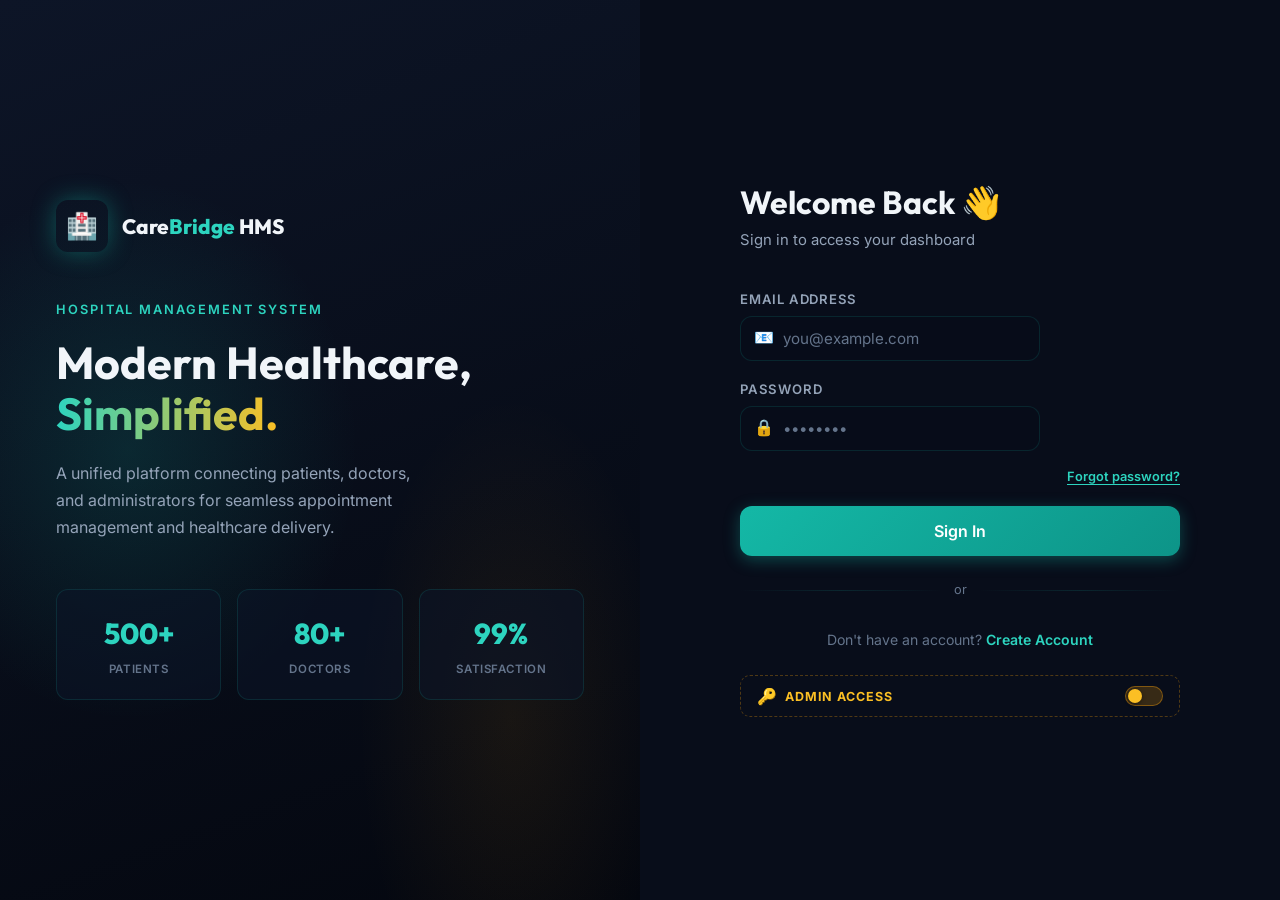
<file: dashboard-doctor.html>
<!DOCTYPE html>
<html lang="en">

<head>
  <meta charset="UTF-8" />
  <meta name="viewport" content="width=device-width, initial-scale=1.0" />
  <title>HMS — Doctor Dashboard</title>
  <link rel="stylesheet" href="css/main.css" />
  <link rel="stylesheet" href="css/dashboard.css" />
</head>

<body>
  <div class="bg-mesh"></div>

  <!-- Sidebar -->
  <aside class="sidebar" id="sidebar">
    <div class="sidebar-header">
      <div class="sidebar-logo-icon">🏥</div>
      <div class="sidebar-logo-text">Care<span>Bridge</span></div>
    </div>
    <nav class="sidebar-nav">
      <div class="nav-section-label">Main</div>
      <div class="nav-item active" onclick="showSection('overview')" id="nav-overview">
        <span class="nav-icon">🏠</span> Overview
      </div>
      <div class="nav-item" onclick="showSection('appointments')" id="nav-appointments">
        <span class="nav-icon">📋</span> Appointments
        <span class="nav-badge" id="pending-apt-count" style="display:none;"></span>
      </div>
      <div class="nav-item" onclick="showSection('patients')" id="nav-patients">
        <span class="nav-icon">🧑‍💼</span> My Patients
      </div>
      <div class="nav-section-label" style="margin-top:16px;">Account</div>
      <div class="nav-item" onclick="showSection('profile')" id="nav-profile">
        <span class="nav-icon">👤</span> Profile
      </div>
    </nav>
    <div class="sidebar-footer">
      <div class="sidebar-user">
        <div class="avatar avatar-sm" id="sidebar-avatar">?</div>
        <div class="sidebar-user-info">
          <div class="sidebar-user-name" id="sidebar-name">—</div>
          <div class="sidebar-user-role">Doctor</div>
        </div>
      </div>
      <button class="btn btn-outline btn-full btn-sm" onclick="Auth.logout()">🚪 Sign Out</button>
    </div>
  </aside>

  <!-- Main -->
  <div class="main-content">
    <div class="topbar">
      <div style="display:flex;align-items:center;gap:12px;">
        <button class="menu-toggle" onclick="toggleSidebar()">☰</button>
        <div class="topbar-title" id="topbar-title">Overview</div>
      </div>
      <div class="topbar-actions" style="position:relative;">
        <button class="icon-btn" onclick="toggleInbox()" title="Email Inbox">
          📬
          <span id="inbox-badge"></span>
        </button>
      </div>
    </div>

    <div class="page-body" id="main-page-body">

      <!-- ══ PENDING APPROVAL SCREEN ══ -->
      <div id="pending-screen" class="hidden">
        <div class="pending-screen">
          <div class="pending-icon">⏳</div>
          <h2>Account Under Review</h2>
          <p class="text-secondary" style="max-width:420px;">
            Your doctor registration is being reviewed by our administrator. You'll receive an email notification once
            approved.
            This typically takes 1–2 business days.
          </p>
          <div class="glass"
            style="margin-top:24px;padding:20px 28px;max-width:360px;text-align:left;border-color:rgba(245,158,11,0.3);">
            <div style="display:flex;align-items:center;gap:8px;margin-bottom:10px;">
              <span>📋</span>
              <span style="font-weight:700;color:var(--gold-400);font-size:0.85rem;">Your Registration Status</span>
            </div>
            <div style="display:flex;flex-direction:column;gap:8px;font-size:0.82rem;">
              <div style="display:flex;align-items:center;gap:8px;"><span style="color:var(--green-400);">✅</span>
                Account Created</div>
              <div style="display:flex;align-items:center;gap:8px;" id="verify-status-row">
                <span id="verify-status-icon">⏳</span>
                <span id="verify-status-text">Email Verification</span>
              </div>
              <div style="display:flex;align-items:center;gap:8px;"><span style="color:var(--gold-400);">⏳</span> Admin
                Approval</div>
            </div>
          </div>
          <div style="margin-top:20px;display:flex;gap:12px;flex-wrap:wrap;justify-content:center;">
            <button class="btn btn-outline" onclick="openInboxModal()">📬 Check Inbox</button>
            <button class="btn btn-outline btn-danger" onclick="Auth.logout()">Sign Out</button>
          </div>
        </div>
      </div>

      <!-- ══ ACTIVE DOCTOR DASHBOARD ══ -->
      <div id="doctor-dashboard">

        <!-- OVERVIEW -->
        <div id="section-overview" class="tab-panel active">
          <div class="page-header">
            <div class="page-header-left">
              <h2 id="greeting">Good morning, Doctor! 👋</h2>
              <p>Here's your appointment summary for today</p>
            </div>
          </div>
          <div class="stats-grid">
            <div class="glass stat-card">
              <div class="stat-icon" style="background:rgba(245,158,11,0.15);">⏳</div>
              <div class="stat-value text-gold" id="stat-pending">0</div>
              <div class="stat-label">Pending Requests</div>
            </div>
            <div class="glass stat-card">
              <div class="stat-icon" style="background:rgba(34,197,94,0.15);">✅</div>
              <div class="stat-value text-success" id="stat-confirmed">0</div>
              <div class="stat-label">Confirmed Today</div>
            </div>
            <div class="glass stat-card">
              <div class="stat-icon" style="background:rgba(20,184,166,0.15);">📅</div>
              <div class="stat-value text-teal" id="stat-total">0</div>
              <div class="stat-label">Total Appointments</div>
            </div>
            <div class="glass stat-card">
              <div class="stat-icon" style="background:rgba(59,130,246,0.15);">🧑‍💼</div>
              <div class="stat-value" style="color:#93c5fd;" id="stat-patients">0</div>
              <div class="stat-label">Unique Patients</div>
            </div>
          </div>

          <h3 style="margin-bottom:16px;">Pending Appointment Requests</h3>
          <div id="pending-apt-list"></div>
        </div>

        <!-- APPOINTMENTS -->
        <div id="section-appointments" class="tab-panel">
          <div class="page-header">
            <div class="page-header-left">
              <h2>All Appointments</h2>
              <p>Manage patient appointments</p>
            </div>
          </div>
          <div class="tabs" style="margin-bottom:24px;">
            <button class="tab-btn active" onclick="filterDocApts('all', this)">All</button>
            <button class="tab-btn" onclick="filterDocApts('pending', this)">Pending</button>
            <button class="tab-btn" onclick="filterDocApts('confirmed', this)">Confirmed</button>
            <button class="tab-btn" onclick="filterDocApts('completed', this)">Completed</button>
            <button class="tab-btn" onclick="filterDocApts('rejected', this)">Rejected</button>
          </div>
          <div id="doc-apt-list"></div>
        </div>

        <!-- PATIENTS -->
        <div id="section-patients" class="tab-panel">
          <div class="page-header">
            <div class="page-header-left">
              <h2>My Patients</h2>
              <p>Patients who have booked with you</p>
            </div>
          </div>
          <div id="patients-list" class="cards-grid"></div>
        </div>

        <!-- PROFILE -->
        <div id="section-profile" class="tab-panel">
          <div class="page-header">
            <div class="page-header-left">
              <h2>My Profile</h2>
              <p>Update your professional information</p>
            </div>
          </div>
          <div style="display:grid;grid-template-columns:1fr 1fr;gap:24px;" class="profile-grid">
            <div class="glass" style="padding:28px;">
              <h3 style="margin-bottom:20px;">Professional Info</h3>
              <form id="doc-profile-form">
                <div style="display:flex;flex-direction:column;gap:14px;">
                  <div class="form-group"><label class="form-label">Full Name</label><input type="text" id="dp-name"
                      class="form-control" /></div>
                  <div class="form-group"><label class="form-label">Phone</label><input type="tel" id="dp-phone"
                      class="form-control" /></div>
                  <div class="form-group"><label class="form-label">Specialization</label>
                    <select id="dp-spec" class="form-control">
                      <option>Cardiology</option>
                      <option>Neurology</option>
                      <option>Orthopedics</option>
                      <option>Pediatrics</option>
                      <option>Dermatology</option>
                      <option>Psychiatry</option>
                      <option>Gynecology</option>
                      <option>Oncology</option>
                      <option>General Medicine</option>
                      <option>ENT</option>
                      <option>Ophthalmology</option>
                      <option>Dentistry</option>
                    </select>
                  </div>
                  <div class="form-group"><label class="form-label">Experience (years)</label><input type="number"
                      id="dp-exp" class="form-control" min="0" /></div>
                  <div class="form-group"><label class="form-label">Short Bio</label><textarea id="dp-bio"
                      class="form-control" rows="3"></textarea></div>
                  <button type="submit" class="btn btn-primary">Save Changes</button>
                </div>
              </form>
            </div>
            <div class="glass" style="padding:28px;">
              <h3 style="margin-bottom:20px;">Change Password</h3>
              <form id="doc-pw-form">
                <div style="display:flex;flex-direction:column;gap:14px;">
                  <div class="form-group"><label class="form-label">Current Password</label><input type="password"
                      id="doc-pw-current" class="form-control" /></div>
                  <div class="form-group"><label class="form-label">New Password</label><input type="password"
                      id="doc-pw-new" class="form-control" /></div>
                  <div id="doc-pw-error" class="form-error"></div>
                  <button type="submit" class="btn btn-outline">Update Password</button>
                </div>
              </form>
            </div>
          </div>
        </div>
      </div>
    </div>
  </div>

  <!-- Accept/Reject Modal -->
  <div class="modal-overlay" id="action-modal">
    <div class="modal glass">
      <button class="modal-close" onclick="closeActionModal()">✕</button>
      <h3 id="action-modal-title" style="margin-bottom:8px;">Reject Appointment</h3>
      <p class="text-muted text-sm" style="margin-bottom:20px;" id="action-modal-desc"></p>
      <div id="reject-reason-wrap" class="form-group" style="margin-bottom:20px;">
        <label class="form-label">Reason (optional)</label>
        <textarea id="reject-reason" class="form-control" rows="2" placeholder="Enter reason..."></textarea>
      </div>
      <input type="hidden" id="action-apt-id" />
      <input type="hidden" id="action-type" />
      <div style="display:flex;gap:12px;">
        <button class="btn btn-outline btn-full" onclick="closeActionModal()">Cancel</button>
        <button class="btn btn-full" id="action-confirm-btn" onclick="confirmAction()">Confirm</button>
      </div>
    </div>
  </div>

  <!-- Inbox Modal -->
  <div class="modal-overlay" id="inbox-modal">
    <div class="modal glass" style="max-width:480px;">
      <button class="modal-close" onclick="closeInboxModal()">✕</button>
      <h3 style="margin-bottom:16px;">📬 Email Inbox</h3>
      <div id="inbox-list-wrap">
        <div id="inbox-list"></div>
      </div>
      <div id="email-viewer" style="display:none;"></div>
    </div>
  </div>

  <div id="toast-container"></div>

  <script src="js/data.js"></script>
  <script src="js/email.js"></script>
  <script src="js/auth.js"></script>
  <script>
    let currentUser = null;
    let currentDocAptFilter = 'all';

    async function init() {
      currentUser = await Auth.requireAuth(['doctor']);
      if (!currentUser) return;

      document.getElementById('sidebar-name').textContent = currentUser.name;
      document.getElementById('sidebar-avatar').textContent = getInitials(currentUser.name);

      // Update inbox badge
      updateInboxBadge();

      // Check status
      if (currentUser.status !== 'active') {
        document.getElementById('pending-screen').classList.remove('hidden');
        document.getElementById('doctor-dashboard').classList.add('hidden');

        // Update verification status row
        if (currentUser.emailVerified) {
          document.getElementById('verify-status-icon').textContent = '✅';
          document.getElementById('verify-status-icon').style.color = 'var(--green-400)';
          document.getElementById('verify-status-text').style.color = 'var(--text-primary)';
        }
        return;
      }

      document.getElementById('pending-screen').classList.add('hidden');
      document.getElementById('doctor-dashboard').classList.remove('hidden');

      const hr = new Date().getHours();
      const greet = hr < 12 ? 'Good morning' : hr < 18 ? 'Good afternoon' : 'Good evening';
      document.getElementById('greeting').textContent = `${greet}, Dr. ${currentUser.name.split(' ')[0]}! 👋`;

      // Pending apt badge
      const apts = await DB.getAppointmentsByDoctor(currentUser.id);
      const pendingCount = apts.filter(a => a.status === 'pending').length;
      const badge = document.getElementById('pending-apt-count');
      if (pendingCount > 0) { badge.textContent = pendingCount; badge.style.display = 'flex'; }

      await renderStats();
      await renderPendingApts();
      await renderDocAptList('all');
      await renderPatients();
      fillProfile();
    }

    function updateInboxBadge() {
      const count = Email.getUnread(currentUser.email);
      const badge = document.getElementById('inbox-badge');
      badge.textContent = count; badge.style.display = count > 0 ? 'flex' : 'none';
    }

    async function renderStats() {
      const apts = await DB.getAppointmentsByDoctor(currentUser.id);
      const today = new Date().toISOString().split('T')[0];
      document.getElementById('stat-pending').textContent = apts.filter(a => a.status === 'pending').length;
      document.getElementById('stat-confirmed').textContent = apts.filter(a => a.status === 'confirmed' && a.date === today).length;
      document.getElementById('stat-total').textContent = apts.length;
      const uniquePatients = new Set(apts.map(a => a.patientId)).size;
      document.getElementById('stat-patients').textContent = uniquePatients;
    }

    async function renderPendingApts() {
      const aptsRaw = await DB.getAppointmentsByDoctor(currentUser.id);
      const apts = aptsRaw.filter(a => a.status === 'pending');
      const el = document.getElementById('pending-apt-list');
      if (!apts.length) {
        el.innerHTML = `<div class="glass empty-state"><div class="empty-icon">📋</div><h3>No pending requests</h3><p>All clear! No appointments awaiting action.</p></div>`;
        return;
      }
      const htmls = await Promise.all(apts.map(a => docAptCard(a, true)));
      el.innerHTML = htmls.join('');
    }

    async function renderDocAptList(filter) {
      currentDocAptFilter = filter;
      const aptsRaw = await DB.getAppointmentsByDoctor(currentUser.id);
      const apts = aptsRaw.filter(a => filter === 'all' || a.status === filter);
      const el = document.getElementById('doc-apt-list');
      if (!apts.length) {
        el.innerHTML = `<div class="glass empty-state"><div class="empty-icon">📋</div><h3>No ${filter === 'all' ? '' : filter} appointments</h3></div>`;
        return;
      }
      const htmls = await Promise.all(apts.map(a => docAptCard(a, false)));
      el.innerHTML = htmls.join('');
    }

    async function docAptCard(a, isPendingList = false) {
      const patient = await DB.getUserById(a.patientId);
      const statusClass = { pending: 'warning', confirmed: 'success', completed: 'teal', rejected: 'danger', cancelled: 'muted' };
      return `
      <div class="appointment-card" style="margin-bottom:14px;">
        <div class="apt-header">
          <div class="apt-doctor-info">
            <div class="avatar avatar-sm">${getInitials(patient?.name || '?')}</div>
            <div>
              <div class="apt-doctor-name">${patient?.name || 'Unknown Patient'}</div>
              <div class="apt-specialty">${patient?.phone || ''}</div>
            </div>
          </div>
          <span class="badge badge-${statusClass[a.status] || 'muted'}">${a.status}</span>
        </div>
        <div class="apt-datetime">
          <div class="apt-date-chip">📅 ${formatDate(a.date)}</div>
          <div class="apt-time-chip">🕐 ${a.time}</div>
        </div>
        ${a.reason ? `<div class="apt-reason">📝 ${a.reason}</div>` : ''}
        ${a.status === 'pending' ? (
          isPendingList ? `
            <div class="apt-actions">
              <select class="form-control select-action" onchange="handleDropdownAction(this, '${a.id}')" style="width: auto; padding: 6px 12px; font-size: 0.85rem; border-radius: 8px; cursor: pointer; background: rgba(13, 21, 39, 0.4); border: 1.5px solid var(--glass-border); color: var(--text-primary);">
                <option value="" disabled selected>Choose Action</option>
                <option value="confirm">✅ Accept</option>
                <option value="reject">❌ Reject</option>
              </select>
            </div>` : `
            <div class="apt-actions">
              <button class="btn btn-success btn-sm" onclick="openActionModal('${a.id}','confirm')">✅ Accept</button>
              <button class="btn btn-danger btn-sm" onclick="openActionModal('${a.id}','reject')">❌ Reject</button>
            </div>`
        ) :
          a.status === 'confirmed' ? `
          <div class="apt-actions">
            <button class="btn btn-primary btn-sm" onclick="markComplete('${a.id}')">✔ Mark Completed</button>
          </div>` : ''}
      </div>`;
    }

    function filterDocApts(filter, btn) {
      document.querySelectorAll('#section-appointments .tab-btn').forEach(b => b.classList.remove('active'));
      btn.classList.add('active');
      renderDocAptList(filter);
    }

    function handleDropdownAction(selectEl, aptId) {
      const type = selectEl.value;
      if (type) {
        openActionModal(aptId, type);
        selectEl.value = ''; // Reset selection
      }
    }

    function openActionModal(aptId, type) {
      document.getElementById('action-apt-id').value = aptId;
      document.getElementById('action-type').value = type;
      const isReject = type === 'reject';
      document.getElementById('action-modal-title').textContent = isReject ? 'Reject Appointment?' : 'Accept Appointment?';
      document.getElementById('action-modal-desc').textContent = isReject ? 'Please provide a reason for rejection.' : 'Confirm that you will attend this appointment.';
      document.getElementById('reject-reason-wrap').style.display = isReject ? 'block' : 'none';
      const btn = document.getElementById('action-confirm-btn');
      btn.className = `btn btn-full ${isReject ? 'btn-danger' : 'btn-success'}`;
      btn.textContent = isReject ? 'Reject' : 'Accept';
      document.getElementById('action-modal').classList.add('open');
    }
    function closeActionModal() { document.getElementById('action-modal').classList.remove('open'); }

    async function confirmAction() {
      const aptId = document.getElementById('action-apt-id').value;
      const type = document.getElementById('action-type').value;
      const reason = document.getElementById('reject-reason').value.trim();
      const apt = await DB.getAppointmentById(aptId);
      const patient = await DB.getUserById(apt.patientId);

      if (type === 'confirm') {
        apt.status = 'confirmed';
        await DB.saveAppointment(apt);
        await DB.createNotification(apt.patientId, '✅ Appointment Confirmed', `Dr. ${currentUser.name} confirmed your appointment on ${formatDate(apt.date)}`, 'success');
        Email.send({ to: patient.email, toName: patient.name, ...Email.Templates.appointmentStatusUpdate(patient.name, currentUser.name, formatDate(apt.date), apt.time, 'confirmed') });
        showToast('Appointment accepted!', 'success');
      } else {
        apt.status = 'rejected';
        await DB.saveAppointment(apt);
        await DB.createNotification(apt.patientId, '❌ Appointment Rejected', `Dr. ${currentUser.name} rejected your appointment. ${reason}`, 'danger');
        Email.send({ to: patient.email, toName: patient.name, ...Email.Templates.appointmentStatusUpdate(patient.name, currentUser.name, formatDate(apt.date), apt.time, 'rejected') });
        showToast('Appointment rejected.', 'info');
      }
      closeActionModal();
      await renderStats(); await renderPendingApts(); await renderDocAptList(currentDocAptFilter);

      // Update nav badge
      const apts = await DB.getAppointmentsByDoctor(currentUser.id);
      const pendingCount = apts.filter(a => a.status === 'pending').length;
      const badge = document.getElementById('pending-apt-count');
      badge.textContent = pendingCount; badge.style.display = pendingCount > 0 ? 'flex' : 'none';
    }

    async function markComplete(aptId) {
      const apt = await DB.getAppointmentById(aptId);
      if (!apt) return;
      apt.status = 'completed';
      await DB.saveAppointment(apt);
      const patient = await DB.getUserById(apt.patientId);
      await DB.createNotification(apt.patientId, '🏥 Appointment Completed', `Your appointment with Dr. ${currentUser.name} has been marked as completed.`, 'info');
      Email.send({ to: patient.email, toName: patient.name, ...Email.Templates.appointmentStatusUpdate(patient.name, currentUser.name, formatDate(apt.date), apt.time, 'completed') });
      showToast('Appointment marked completed!', 'success');
      await renderStats(); await renderPendingApts(); await renderDocAptList(currentDocAptFilter);
    }

    async function renderPatients() {
      const apts = await DB.getAppointmentsByDoctor(currentUser.id);
      const pIds = [...new Set(apts.map(a => a.patientId))];
      const el = document.getElementById('patients-list');
      if (!pIds.length) {
        el.innerHTML = `<div class="glass empty-state"><div class="empty-icon">🧑‍💼</div><h3>No patients yet</h3></div>`;
        return;
      }
      const pPromises = pIds.map(async id => {
        const p = await DB.getUserById(id);
        if (!p) return '';
        const count = apts.filter(a => a.patientId === id).length;
        return `
        <div class="glass doctor-card" style="text-align:left;">
          <div style="display:flex;align-items:center;gap:14px;margin-bottom:14px;">
            <div class="avatar avatar-md">${getInitials(p.name)}</div>
            <div>
              <h4>${p.name}</h4>
              <div style="font-size:0.78rem;color:var(--text-muted);">${p.phone || '—'}</div>
            </div>
          </div>
          <div style="display:flex;gap:8px;flex-wrap:wrap;">
            ${p.bloodGroup ? `<span class="badge badge-danger">${p.bloodGroup}</span>` : ''}
            <span class="badge badge-teal">${count} appointment${count !== 1 ? 's' : ''}</span>
            ${p.dob ? `<span class="badge badge-muted">DOB: ${formatDate(p.dob)}</span>` : ''}
          </div>
        </div>`;
      });
      const htmls = await Promise.all(pPromises);
      el.innerHTML = htmls.join('');
    }

    function fillProfile() {
      document.getElementById('dp-name').value = currentUser.name || '';
      document.getElementById('dp-phone').value = currentUser.phone || '';
      document.getElementById('dp-spec').value = currentUser.specialization || '';
      document.getElementById('dp-exp').value = currentUser.experience || '';
      document.getElementById('dp-bio').value = currentUser.bio || '';
    }

    document.getElementById('doc-profile-form').addEventListener('submit', async function (e) {
      e.preventDefault();
      const res = await Auth.updateProfile(currentUser.id, {
        name: document.getElementById('dp-name').value.trim(),
        phone: document.getElementById('dp-phone').value.trim(),
        specialization: document.getElementById('dp-spec').value,
        experience: parseInt(document.getElementById('dp-exp').value) || 0,
        bio: document.getElementById('dp-bio').value.trim(),
      });
      if (res.ok) { currentUser = res.user; document.getElementById('sidebar-name').textContent = currentUser.name; showToast('Profile updated!', 'success'); }
    });

    document.getElementById('doc-pw-form').addEventListener('submit', async function (e) {
      e.preventDefault();
      const errEl = document.getElementById('doc-pw-error');
      errEl.classList.remove('show');
      const res = await Auth.changePassword(currentUser.id, document.getElementById('doc-pw-current').value, document.getElementById('doc-pw-new').value);
      if (!res.ok) { errEl.textContent = res.error; errEl.classList.add('show'); return; }
      showToast('Password updated!', 'success'); this.reset();
    });

    function toggleInbox() {
      const modal = document.getElementById('inbox-modal');
      const isOpen = modal.classList.contains('open');
      if (!isOpen) { Email.renderInbox(currentUser.email); }
      modal.classList.toggle('open');
    }

    function openInboxModal() {
      Email.renderInbox(currentUser.email);
      document.getElementById('inbox-modal').classList.add('open');
    }
    function closeInboxModal() { document.getElementById('inbox-modal').classList.remove('open'); }

    async function showSection(name) {
      document.querySelectorAll('#doctor-dashboard .tab-panel').forEach(p => p.classList.remove('active'));
      document.querySelectorAll('.nav-item').forEach(n => n.classList.remove('active'));
      document.getElementById('section-' + name).classList.add('active');
      document.getElementById('nav-' + name)?.classList.add('active');
      const titles = { overview: 'Overview', appointments: 'Appointments', patients: 'My Patients', profile: 'Profile' };
      document.getElementById('topbar-title').textContent = titles[name] || name;
      if (name === 'appointments') await renderDocAptList(currentDocAptFilter);
      if (name === 'patients') await renderPatients();
      if (window.innerWidth < 900) document.getElementById('sidebar').classList.remove('open');
    }
    function toggleSidebar() { document.getElementById('sidebar').classList.toggle('open'); }

    window.addEventListener('storage', async (e) => {
      if (e.key === DB.KEYS.appointments || e.key === DB.KEYS.session) {
        if (currentUser && currentUser.status === 'active') {
          const apts = await DB.getAppointmentsByDoctor(currentUser.id);
          const pendingCount = apts.filter(a => a.status === 'pending').length;
          const badge = document.getElementById('pending-apt-count');
          if (badge) {
            badge.textContent = pendingCount;
            badge.style.display = pendingCount > 0 ? 'flex' : 'none';
          }
          await renderStats();
          await renderPendingApts();
          await renderDocAptList(currentDocAptFilter);
          await renderPatients();
          updateInboxBadge();
        }
      }
    });

    init();
  </script>
</body>

</html>
</file>
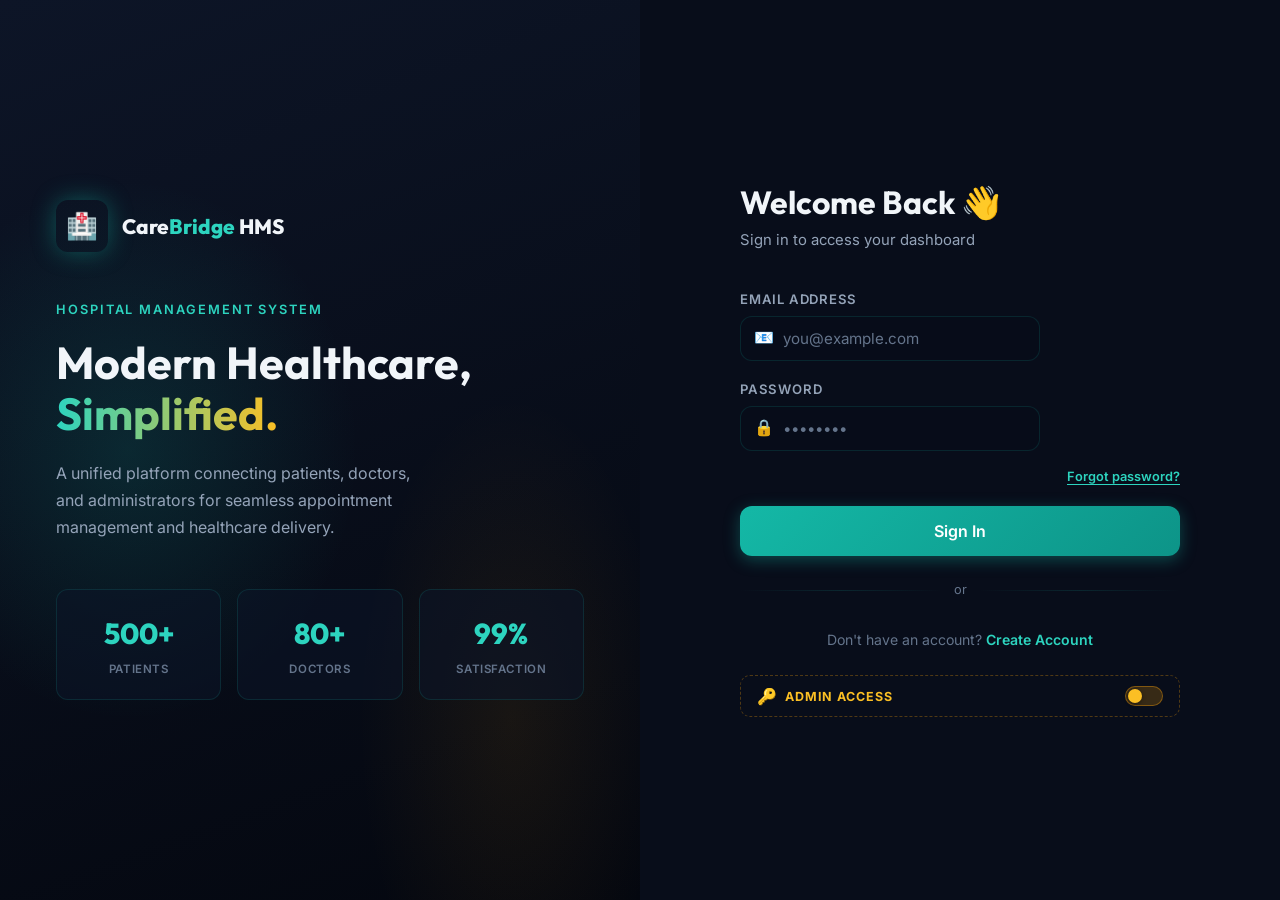
<file: dashboard-patient.html>
<!DOCTYPE html>
<html lang="en">
<head>
  <meta charset="UTF-8" />
  <meta name="viewport" content="width=device-width, initial-scale=1.0" />
  <title>HMS — Patient Dashboard</title>
  <link rel="stylesheet" href="css/main.css" />
  <link rel="stylesheet" href="css/dashboard.css" />
</head>
<body>
<div class="bg-mesh"></div>

<!-- Sidebar -->
<aside class="sidebar" id="sidebar">
  <div class="sidebar-header">
    <div class="sidebar-logo-icon">🏥</div>
    <div class="sidebar-logo-text">Care<span>Bridge</span></div>
  </div>
  <nav class="sidebar-nav">
    <div class="nav-section-label">Main</div>
    <div class="nav-item active" onclick="showSection('overview')" id="nav-overview">
      <span class="nav-icon">🏠</span> Overview
    </div>
    <div class="nav-item" onclick="showSection('book')" id="nav-book">
      <span class="nav-icon">📅</span> Book Appointment
    </div>
    <div class="nav-item" onclick="showSection('appointments')" id="nav-appointments">
      <span class="nav-icon">📋</span> My Appointments
    </div>
    <div class="nav-item" onclick="showSection('doctors')" id="nav-doctors">
      <span class="nav-icon">👨‍⚕️</span> Find Doctors
    </div>
    <div class="nav-section-label" style="margin-top:16px;">Account</div>
    <div class="nav-item" onclick="showSection('profile')" id="nav-profile">
      <span class="nav-icon">👤</span> My Profile
    </div>
  </nav>
  <div class="sidebar-footer">
    <div class="sidebar-user">
      <div class="avatar avatar-sm" id="sidebar-avatar">?</div>
      <div class="sidebar-user-info">
        <div class="sidebar-user-name" id="sidebar-name">—</div>
        <div class="sidebar-user-role">Patient</div>
      </div>
    </div>
    <button class="btn btn-outline btn-full btn-sm" onclick="Auth.logout()">🚪 Sign Out</button>
  </div>
</aside>

<!-- Main -->
<div class="main-content">
  <!-- Topbar -->
  <div class="topbar">
    <div style="display:flex;align-items:center;gap:12px;">
      <button class="menu-toggle" onclick="toggleSidebar()">☰</button>
      <div class="topbar-title" id="topbar-title">Overview</div>
    </div>
    <div class="topbar-actions" style="position:relative;">
      <button class="icon-btn" onclick="toggleInbox()" id="inbox-btn" title="Email Inbox">
        📬
        <span id="inbox-badge"></span>
      </button>
    </div>
  </div>

  <div class="page-body">

    <!-- ══ OVERVIEW ══ -->
    <div id="section-overview" class="tab-panel active">
      <div class="page-header">
        <div class="page-header-left">
          <h2 id="greeting">Good morning! 👋</h2>
          <p>Here's a summary of your health appointments</p>
        </div>
        <button class="btn btn-primary" onclick="showSection('book')">+ Book Appointment</button>
      </div>

      <div class="stats-grid">
        <div class="glass stat-card">
          <div class="stat-icon" style="background:rgba(20,184,166,0.15);">📅</div>
          <div class="stat-value text-teal" id="stat-upcoming">0</div>
          <div class="stat-label">Upcoming Appointments</div>
        </div>
        <div class="glass stat-card">
          <div class="stat-icon" style="background:rgba(34,197,94,0.15);">✅</div>
          <div class="stat-value text-success" id="stat-completed">0</div>
          <div class="stat-label">Completed</div>
        </div>
        <div class="glass stat-card">
          <div class="stat-icon" style="background:rgba(245,158,11,0.15);">⏳</div>
          <div class="stat-value text-gold" id="stat-pending">0</div>
          <div class="stat-label">Pending Confirmation</div>
        </div>
        <div class="glass stat-card">
          <div class="stat-icon" style="background:rgba(59,130,246,0.15);">👨‍⚕️</div>
          <div class="stat-value" style="color:#93c5fd;" id="stat-doctors">0</div>
          <div class="stat-label">Available Doctors</div>
        </div>
      </div>

      <h3 style="margin-bottom:16px;">Upcoming Appointments</h3>
      <div id="overview-appointments"></div>
    </div>

    <!-- ══ BOOK APPOINTMENT ══ -->
    <div id="section-book" class="tab-panel">
      <div class="page-header">
        <div class="page-header-left">
          <h2>Book an Appointment</h2>
          <p>Choose a doctor and your preferred time</p>
        </div>
      </div>

      <div style="display:grid;grid-template-columns:1fr 1.2fr;gap:24px;align-items:start;" class="book-grid">
        <!-- Symptom Checker & Doctor selector -->
        <div style="display:flex;flex-direction:column;gap:24px;">
          <div class="glass" style="padding:24px;">
            <h3 style="margin-bottom:12px;">Symptom Checker</h3>
            <p class="text-muted text-sm" style="margin-bottom:12px;">Describe your symptoms to be directed to the right department.</p>
            <div style="display:flex;gap:12px;align-items:stretch;">
              <textarea id="symptom-input" class="form-control" rows="2" placeholder="E.g., I have a severe headache and dizziness..." style="flex:1;resize:none;"></textarea>
              <button class="btn btn-primary" onclick="analyzeSymptoms()" style="white-space:nowrap;padding:0 16px;">Analyze</button>
            </div>
            <div id="symptom-result" style="margin-top:16px; display:none; padding:12px; border-radius:8px; background:rgba(20,184,166,0.1); border:1px solid rgba(20,184,166,0.2);">
            </div>
          </div>

          <div class="glass" style="padding:24px;">
            <h3 style="margin-bottom:16px;">Select Doctor</h3>
          <div class="search-bar" style="margin-bottom:16px;">
            <span class="search-icon">🔍</span>
            <input type="text" placeholder="Search by name or specialty..." id="doc-search" oninput="filterDoctors()" />
          </div>
          <div style="margin-bottom:12px;">
            <select class="form-control" id="spec-filter" onchange="filterDoctors()">
              <option value="">All Specializations</option>
              <option>Cardiology</option><option>Neurology</option><option>Orthopedics</option>
              <option>Pediatrics</option><option>Dermatology</option><option>Psychiatry</option>
              <option>Gynecology</option><option>Oncology</option><option>General Medicine</option>
              <option>ENT</option><option>Ophthalmology</option><option>Dentistry</option>
            </select>
          </div>
          <div id="doctor-list-book" style="max-height:400px;overflow-y:auto;display:flex;flex-direction:column;gap:10px;"></div>
        </div>
        </div>

        <!-- Booking Form -->
        <div class="glass" style="padding:24px;">
          <h3 style="margin-bottom:6px;">Appointment Details</h3>
          <p class="text-muted text-sm" style="margin-bottom:20px;">Fill in the details below</p>

          <div id="selected-doc-info" class="hidden" style="display:none;padding:14px;background:rgba(20,184,166,0.08);border:1px solid rgba(20,184,166,0.2);border-radius:12px;margin-bottom:20px;">
            <div style="display:flex;align-items:center;gap:10px;">
              <div class="avatar avatar-md" id="sel-doc-avatar">—</div>
              <div>
                <div id="sel-doc-name" style="font-weight:700;"></div>
                <div id="sel-doc-spec" style="font-size:0.8rem;color:var(--teal-400);"></div>
              </div>
            </div>
          </div>

          <form id="book-form" novalidate>
            <div style="display:flex;flex-direction:column;gap:16px;">
              <div class="form-group">
                <label class="form-label">Appointment Date</label>
                <input type="date" id="apt-date" class="form-control" required />
              </div>
              <div class="form-group">
                <label class="form-label">Preferred Time</label>
                <select id="apt-time" class="form-control" required>
                  <option value="">Select time slot</option>
                  <option>09:00 AM</option><option>09:30 AM</option><option>10:00 AM</option>
                  <option>10:30 AM</option><option>11:00 AM</option><option>11:30 AM</option>
                  <option>12:00 PM</option><option>02:00 PM</option><option>02:30 PM</option>
                  <option>03:00 PM</option><option>03:30 PM</option><option>04:00 PM</option>
                  <option>04:30 PM</option><option>05:00 PM</option>
                </select>
              </div>
              <div class="form-group">
                <label class="form-label">Reason for Visit</label>
                <textarea id="apt-reason" class="form-control" rows="3" placeholder="Briefly describe your symptoms or reason..." required></textarea>
              </div>
              <div id="book-error" class="form-error"></div>
              <button type="submit" class="btn btn-primary btn-full" id="book-btn">Confirm Appointment</button>
            </div>
          </form>
        </div>
      </div>
    </div>

    <!-- ══ MY APPOINTMENTS ══ -->
    <div id="section-appointments" class="tab-panel">
      <div class="page-header">
        <div class="page-header-left">
          <h2>My Appointments</h2>
          <p>View and manage all your appointments</p>
        </div>
      </div>
      <div class="tabs" style="margin-bottom:24px;">
        <button class="tab-btn active" onclick="filterApts('all', this)">All</button>
        <button class="tab-btn" onclick="filterApts('pending', this)">Pending</button>
        <button class="tab-btn" onclick="filterApts('confirmed', this)">Confirmed</button>
        <button class="tab-btn" onclick="filterApts('completed', this)">Completed</button>
        <button class="tab-btn" onclick="filterApts('cancelled', this)">Cancelled</button>
      </div>
      <div id="apt-list"></div>
    </div>

    <!-- ══ FIND DOCTORS ══ -->
    <div id="section-doctors" class="tab-panel">
      <div class="page-header">
        <div class="page-header-left"><h2>Find Doctors</h2><p>Browse our network of verified doctors</p></div>
      </div>
      <div class="search-bar" style="margin-bottom:20px;max-width:400px;">
        <span class="search-icon">🔍</span>
        <input type="text" placeholder="Search doctors..." id="all-doc-search" oninput="renderAllDoctors()" />
      </div>
      <div id="all-doctors-grid" class="cards-grid"></div>
    </div>

    <!-- ══ PROFILE ══ -->
    <div id="section-profile" class="tab-panel">
      <div class="page-header">
        <div class="page-header-left"><h2>My Profile</h2><p>Update your personal information</p></div>
      </div>
      <div style="display:grid;grid-template-columns:1fr 1fr;gap:24px;align-items:start;" class="profile-grid">
        <div class="glass" style="padding:28px;">
          <h3 style="margin-bottom:20px;">Personal Information</h3>
          <form id="profile-form">
            <div style="display:flex;flex-direction:column;gap:14px;">
              <div class="form-group">
                <label class="form-label">Full Name</label>
                <input type="text" id="p-name" class="form-control" />
              </div>
              <div class="form-group">
                <label class="form-label">Phone</label>
                <input type="tel" id="p-phone" class="form-control" />
              </div>
              <div class="form-row">
                <div class="form-group">
                  <label class="form-label">Date of Birth</label>
                  <input type="date" id="p-dob" class="form-control" />
                </div>
                <div class="form-group">
                  <label class="form-label">Blood Group</label>
                  <select id="p-blood" class="form-control">
                    <option value="">Select</option>
                    <option>A+</option><option>A-</option><option>B+</option><option>B-</option>
                    <option>AB+</option><option>AB-</option><option>O+</option><option>O-</option>
                  </select>
                </div>
              </div>
              <button type="submit" class="btn btn-primary">Save Changes</button>
            </div>
          </form>
        </div>

        <div class="glass" style="padding:28px;">
          <h3 style="margin-bottom:20px;">Change Password</h3>
          <form id="pw-form">
            <div style="display:flex;flex-direction:column;gap:14px;">
              <div class="form-group">
                <label class="form-label">Current Password</label>
                <input type="password" id="pw-current" class="form-control" placeholder="••••••" />
              </div>
              <div class="form-group">
                <label class="form-label">New Password</label>
                <input type="password" id="pw-new" class="form-control" placeholder="Min 6 characters" />
              </div>
              <div id="pw-error" class="form-error"></div>
              <button type="submit" class="btn btn-outline">Update Password</button>
            </div>
          </form>
        </div>
      </div>
    </div>
  </div>
</div>

<!-- Cancel Appointment Modal -->
<div class="modal-overlay" id="cancel-modal">
  <div class="modal glass">
    <button class="modal-close" onclick="closeCancelModal()">✕</button>
    <div style="text-align:center;margin-bottom:20px;"><span style="font-size:3rem;">❌</span></div>
    <h3 style="text-align:center;margin-bottom:8px;">Cancel Appointment?</h3>
    <p style="text-align:center;margin-bottom:24px;">This action cannot be undone.</p>
    <input type="hidden" id="cancel-apt-id" />
    <div style="display:flex;gap:12px;">
      <button class="btn btn-outline btn-full" onclick="closeCancelModal()">Keep it</button>
      <button class="btn btn-danger btn-full" onclick="confirmCancel()">Yes, Cancel</button>
    </div>
  </div>
</div>

<!-- Message Doctor Modal -->
<div class="modal-overlay" id="message-modal">
  <div class="modal glass">
    <button class="modal-close" onclick="closeMessageModal()">✕</button>
    <h3 style="margin-bottom:8px;">Send Message</h3>
    <p class="text-muted text-sm" style="margin-bottom:20px;">Send a direct message to <span id="msg-doc-name" style="font-weight:700;color:var(--text-color);">the doctor</span></p>
    <input type="hidden" id="msg-doc-id" />
    <div class="form-group" style="margin-bottom:20px;">
      <textarea id="msg-content" class="form-control" rows="4" placeholder="Type your message here..." style="resize:none;"></textarea>
    </div>
    <button class="btn btn-primary btn-full" onclick="sendMessage()">Send Message</button>
  </div>
</div>

<!-- Inbox Panel -->
<div style="position:fixed;top:70px;right:24px;z-index:500;">
  <div class="inbox-panel" id="inbox-panel">
    <div class="inbox-panel-header">
      <h4>📬 Email Inbox</h4>
      <button class="btn btn-outline btn-sm" onclick="toggleInbox()">✕</button>
    </div>
    <div id="inbox-list-wrap">
      <div id="inbox-list"></div>
    </div>
    <div id="email-viewer"></div>
  </div>
</div>

<div id="toast-container"></div>

<script src="js/data.js"></script>
<script src="js/email.js"></script>
<script src="js/auth.js"></script>
<script>
  let currentUser = null;
  let selectedDoctorId = null;
  let currentAptFilter = 'all';

  async function init() {
    currentUser = await Auth.requireAuth(['patient']);
    if (!currentUser) return;

    // Greeting
    const hr = new Date().getHours();
    const greet = hr < 12 ? 'Good morning' : hr < 18 ? 'Good afternoon' : 'Good evening';
    document.getElementById('greeting').textContent = `${greet}, ${currentUser.name.split(' ')[0]}! 👋`;

    // Sidebar
    document.getElementById('sidebar-name').textContent = currentUser.name;
    document.getElementById('sidebar-avatar').textContent = getInitials(currentUser.name);

    // Inbox badge
    const unread = Email.getUnread(currentUser.email);
    const badge = document.getElementById('inbox-badge');
    badge.textContent = unread;
    badge.style.display = unread > 0 ? 'flex' : 'none';

    await renderStats();
    await renderOverviewAppointments();
    await renderBookDoctors();
    await renderAptList('all');
    await renderAllDoctors();
    fillProfile();

    // Min date = today
    const today = new Date().toISOString().split('T')[0];
    document.getElementById('apt-date').min = today;
  }

  async function renderStats() {
    const apts = await DB.getAppointmentsByPatient(currentUser.id);
    const today = new Date().toISOString().split('T')[0];
    document.getElementById('stat-upcoming').textContent =
      apts.filter(a => a.date >= today && ['pending','confirmed'].includes(a.status)).length;
    document.getElementById('stat-completed').textContent = apts.filter(a => a.status === 'completed').length;
    document.getElementById('stat-pending').textContent   = apts.filter(a => a.status === 'pending').length;
    const doctors = await DB.getUsersByRole('doctor');
    document.getElementById('stat-doctors').textContent   = doctors.filter(d => d.status === 'active').length;
  }

  async function renderOverviewAppointments() {
    const today = new Date().toISOString().split('T')[0];
    const aptsRaw = await DB.getAppointmentsByPatient(currentUser.id);
    const apts = aptsRaw.filter(a => a.date >= today && ['pending','confirmed'].includes(a.status)).slice(0, 3);
    const el = document.getElementById('overview-appointments');
    if (!apts.length) {
      el.innerHTML = `<div class="glass empty-state"><div class="empty-icon">📅</div><h3>No upcoming appointments</h3><p>Book your first appointment with a doctor</p><button class="btn btn-primary" onclick="showSection('book')" style="margin-top:8px;">Book Now</button></div>`;
      return;
    }
    const htmlPromises = apts.map(a => aptCard(a));
    const htmls = await Promise.all(htmlPromises);
    el.innerHTML = htmls.join('');
  }

  async function aptCard(a, showCancel = true) {
    const doctor = await DB.getUserById(a.doctorId);
    const statusClass = { pending:'warning', confirmed:'success', completed:'teal', rejected:'danger', cancelled:'muted' };
    return `
      <div class="appointment-card" style="margin-bottom:14px;">
        <div class="apt-header">
          <div class="apt-doctor-info">
            <div class="avatar avatar-sm">${getInitials(doctor?.name||'?')}</div>
            <div>
              <div class="apt-doctor-name">${doctor ? 'Dr. '+doctor.name : 'Unknown Doctor'}</div>
              <div class="apt-specialty">${doctor?.specialization || ''}</div>
            </div>
          </div>
          <span class="badge badge-${statusClass[a.status]||'muted'}">${a.status}</span>
        </div>
        <div class="apt-datetime">
          <div class="apt-date-chip">📅 ${formatDate(a.date)}</div>
          <div class="apt-time-chip">🕐 ${a.time}</div>
        </div>
        ${a.reason ? `<div class="apt-reason">📝 ${a.reason}</div>` : ''}
        ${showCancel && ['pending','confirmed'].includes(a.status) ? `
          <div class="apt-actions">
            <button class="btn btn-danger btn-sm" onclick="openCancelModal('${a.id}')">Cancel</button>
          </div>` : ''}
      </div>`;
  }

  async function renderAptList(filter) {
    currentAptFilter = filter;
    const aptsRaw = await DB.getAppointmentsByPatient(currentUser.id);
    const apts = aptsRaw.filter(a => filter === 'all' || a.status === filter);
    const el = document.getElementById('apt-list');
    if (!apts.length) {
      el.innerHTML = `<div class="glass empty-state"><div class="empty-icon">📋</div><h3>No ${filter === 'all' ? '' : filter} appointments</h3></div>`;
      return;
    }
    const htmlPromises = apts.map(a => aptCard(a));
    const htmls = await Promise.all(htmlPromises);
    el.innerHTML = htmls.join('');
  }

  function filterApts(filter, btn) {
    document.querySelectorAll('.tabs .tab-btn').forEach(b => b.classList.remove('active'));
    btn.classList.add('active');
    renderAptList(filter);
  }

  async function renderBookDoctors() {
    const search = (document.getElementById('doc-search')?.value || '').toLowerCase();
    const spec   = document.getElementById('spec-filter')?.value || '';
    const docsRaw = await DB.getUsersByRole('doctor');
    const doctors = docsRaw.filter(d =>
      d.status === 'active' &&
      (!search || d.name.toLowerCase().includes(search) || (d.specialization||'').toLowerCase().includes(search)) &&
      (!spec || d.specialization === spec)
    );

    const el = document.getElementById('doctor-list-book');
    if (!doctors.length) { el.innerHTML = `<div class="text-muted text-sm" style="padding:16px;">No doctors found</div>`; return; }

    el.innerHTML = doctors.map(d => `
      <div class="glass" style="padding:14px;cursor:pointer;border-color:${selectedDoctorId===d.id?'var(--teal-500)':'var(--glass-border)'};background:${selectedDoctorId===d.id?'var(--teal-glow)':''};" onclick="selectDoctor('${d.id}')">
        <div style="display:flex;align-items:center;gap:10px;">
          <div class="avatar avatar-sm">${getInitials(d.name)}</div>
          <div>
            <div style="font-weight:700;font-size:0.88rem;">Dr. ${d.name}</div>
            <div style="font-size:0.76rem;color:var(--teal-400);">${d.specialization||'—'}</div>
          </div>
          <div style="margin-left:auto;font-size:0.75rem;color:var(--text-muted);">${d.experience||0} yrs</div>
        </div>
      </div>`).join('');
  }

  function filterDoctors() { renderBookDoctors(); }

  async function selectDoctor(id) {
    selectedDoctorId = id;
    const doc = await DB.getUserById(id);
    const info = document.getElementById('selected-doc-info');
    info.style.display = 'block';
    document.getElementById('sel-doc-avatar').textContent = getInitials(doc.name);
    document.getElementById('sel-doc-name').textContent   = 'Dr. ' + doc.name;
    document.getElementById('sel-doc-spec').textContent   = doc.specialization || '';
    renderBookDoctors();
  }

  function analyzeSymptoms() {
    const text = document.getElementById('symptom-input').value.toLowerCase();
    if (!text.trim()) {
      showToast('Please enter your symptoms.', 'warning');
      return;
    }
    
    const keywords = {
      'Cardiology': ['heart', 'chest pain', 'blood pressure', 'palpitation', 'cardiac', 'breath'],
      'Neurology': ['headache', 'brain', 'nerve', 'seizure', 'dizzy', 'dizziness', 'migraine', 'numbness'],
      'Orthopedics': ['bone', 'joint', 'fracture', 'back pain', 'muscle', 'arthritis', 'knee', 'sprain'],
      'Pediatrics': ['child', 'baby', 'kid', 'infant', 'toddler'],
      'Dermatology': ['skin', 'rash', 'acne', 'itch', 'spot', 'eczema', 'pimple'],
      'Psychiatry': ['mental', 'stress', 'anxiety', 'depression', 'sad', 'sleep', 'panic', 'hallucination'],
      'Gynecology': ['period', 'pregnancy', 'women', 'menstrual', 'uterus', 'vaginal'],
      'Oncology': ['cancer', 'tumor', 'lump', 'chemo'],
      'ENT': ['ear', 'nose', 'throat', 'cough', 'swallow', 'hearing', 'sinus', 'voice'],
      'Ophthalmology': ['eye', 'vision', 'sight', 'blind', 'blur'],
      'Dentistry': ['tooth', 'dental', 'teeth', 'gum', 'jaw', 'cavity']
    };
    
    let suggestedSpec = 'General Medicine';
    let maxMatches = 0;
    
    for (const [spec, words] of Object.entries(keywords)) {
      let matches = 0;
      for (const word of words) {
        if (text.includes(word)) matches++;
      }
      if (matches > maxMatches) {
        maxMatches = matches;
        suggestedSpec = spec;
      }
    }
    
    const resultEl = document.getElementById('symptom-result');
    resultEl.style.display = 'block';
    resultEl.innerHTML = `<strong>Suggested Department:</strong> <span style="color:var(--teal-500);font-weight:700;">${suggestedSpec}</span>
      <p style="margin-top:8px;font-size:0.85rem;" class="text-muted">We have updated the doctors list based on your symptoms.</p>`;
    
    const specFilter = document.getElementById('spec-filter');
    let optionExists = Array.from(specFilter.options).some(opt => opt.value === suggestedSpec);
    if (!optionExists && suggestedSpec === 'General Medicine') {
        specFilter.value = 'General Medicine';
    } else {
        specFilter.value = suggestedSpec;
    }
    
    filterDoctors();
    showToast('Department suggested based on symptoms', 'success');
  }

  document.getElementById('book-form').addEventListener('submit', async function(e) {
    e.preventDefault();
    const errEl = document.getElementById('book-error');
    errEl.classList.remove('show');

    if (!selectedDoctorId) { errEl.textContent = 'Please select a doctor'; errEl.classList.add('show'); return; }
    const date   = document.getElementById('apt-date').value;
    const time   = document.getElementById('apt-time').value;
    const reason = document.getElementById('apt-reason').value.trim();
    if (!date || !time || !reason) { errEl.textContent = 'Please fill all fields'; errEl.classList.add('show'); return; }

    const doctor = await DB.getUserById(selectedDoctorId);
    const apt = await DB.createAppointment({ patientId: currentUser.id, doctorId: selectedDoctorId, date, time, reason });

    // Emails
    Email.send({ to: currentUser.email, toName: currentUser.name, ...Email.Templates.appointmentBooked(currentUser.name, doctor.name, formatDate(date), time) });
    Email.send({ to: doctor.email, toName: doctor.name, ...Email.Templates.appointmentRequest(currentUser.name, doctor.name, formatDate(date), time, reason) });

    // Notify doctor
    await DB.createNotification(selectedDoctorId, 'New Appointment Request', `${currentUser.name} booked an appointment on ${formatDate(date)} at ${time}`, 'info');

    showToast('Appointment booked successfully!', 'success');
    this.reset();
    selectedDoctorId = null;
    document.getElementById('selected-doc-info').style.display = 'none';
    await renderStats();
    await renderBookDoctors();
    await renderOverviewAppointments();

    // Update inbox badge
    const badge = document.getElementById('inbox-badge');
    const unread = Email.getUnread(currentUser.email);
    badge.textContent = unread; badge.style.display = unread > 0 ? 'flex' : 'none';
  });

  async function renderAllDoctors() {
    const search = (document.getElementById('all-doc-search')?.value||'').toLowerCase();
    const docsRaw = await DB.getUsersByRole('doctor');
    const doctors = docsRaw.filter(d =>
      d.status === 'active' &&
      (!search || d.name.toLowerCase().includes(search) || (d.specialization||'').toLowerCase().includes(search))
    );
    const el = document.getElementById('all-doctors-grid');
    if (!doctors.length) { el.innerHTML = `<div class="glass empty-state"><div class="empty-icon">👨‍⚕️</div><h3>No doctors found</h3></div>`; return; }
    el.innerHTML = doctors.map(d => `
      <div class="glass doctor-card">
        <div class="avatar avatar-lg">${getInitials(d.name)}</div>
        <h4>Dr. ${d.name}</h4>
        <div class="specialty">${d.specialization||'General'}</div>
        <div class="experience">🏆 ${d.experience||0} years experience</div>
        ${d.bio ? `<p style="font-size:0.8rem;margin-bottom:16px;">${d.bio}</p>` : ''}
        <div style="display:flex;gap:8px;margin-top:auto;">
          <button class="btn btn-primary btn-sm" style="flex:1;" onclick="showSection('book');selectDoctor('${d.id}')">Book</button>
          <button class="btn btn-outline btn-sm" style="flex:1;" onclick="openMessageModal('${d.id}')">Message</button>
        </div>
      </div>`).join('');
  }

  function fillProfile() {
    document.getElementById('p-name').value  = currentUser.name || '';
    document.getElementById('p-phone').value = currentUser.phone || '';
    document.getElementById('p-dob').value   = currentUser.dob || '';
    document.getElementById('p-blood').value = currentUser.bloodGroup || '';
  }

  document.getElementById('profile-form').addEventListener('submit', async function(e) {
    e.preventDefault();
    const res = await Auth.updateProfile(currentUser.id, {
      name:       document.getElementById('p-name').value.trim(),
      phone:      document.getElementById('p-phone').value.trim(),
      dob:        document.getElementById('p-dob').value,
      bloodGroup: document.getElementById('p-blood').value,
    });
    if (res.ok) {
      currentUser = res.user;
      document.getElementById('sidebar-name').textContent = currentUser.name;
      document.getElementById('sidebar-avatar').textContent = getInitials(currentUser.name);
      showToast('Profile updated!', 'success');
    }
  });

  document.getElementById('pw-form').addEventListener('submit', async function(e) {
    e.preventDefault();
    const errEl = document.getElementById('pw-error');
    errEl.classList.remove('show');
    const res = await Auth.changePassword(currentUser.id, document.getElementById('pw-current').value, document.getElementById('pw-new').value);
    if (!res.ok) { errEl.textContent = res.error; errEl.classList.add('show'); return; }
    showToast('Password updated!', 'success');
    this.reset();
  });

  function openCancelModal(id) {
    document.getElementById('cancel-apt-id').value = id;
    document.getElementById('cancel-modal').classList.add('open');
  }
  function closeCancelModal() { document.getElementById('cancel-modal').classList.remove('open'); }
  async function confirmCancel() {
    const id  = document.getElementById('cancel-apt-id').value;
    const apt = await DB.getAppointmentById(id);
    if (apt) { apt.status = 'cancelled'; await DB.saveAppointment(apt); }
    closeCancelModal();
    await renderStats(); await renderOverviewAppointments(); await renderAptList(currentAptFilter);
    showToast('Appointment cancelled.', 'info');
  }

  async function openMessageModal(doctorId) {
    const doc = await DB.getUserById(doctorId);
    if (!doc) return;
    document.getElementById('msg-doc-id').value = doctorId;
    document.getElementById('msg-doc-name').textContent = 'Dr. ' + doc.name;
    document.getElementById('msg-content').value = '';
    document.getElementById('message-modal').classList.add('open');
  }

  function closeMessageModal() {
    document.getElementById('message-modal').classList.remove('open');
  }

  async function sendMessage() {
    const docId = document.getElementById('msg-doc-id').value;
    const text = document.getElementById('msg-content').value.trim();
    if (!text) {
      showToast('Message cannot be empty.', 'warning');
      return;
    }
    const doc = await DB.getUserById(docId);
    if (!doc) return;

    Email.send({
      to: doc.email,
      toName: doc.name,
      ...Email.Templates.customMessage(currentUser.name, doc.name, text)
    });

    await DB.createNotification(docId, 'New Message', `You received a new message from ${currentUser.name}`, 'info');

    showToast('Message sent successfully!', 'success');
    closeMessageModal();
  }

  function toggleInbox() {
    const panel = document.getElementById('inbox-panel');
    const isOpen = panel.classList.contains('open');
    if (!isOpen) {
      Email.renderInbox(currentUser.email);
      document.getElementById('email-viewer').style.display = 'none';
      document.getElementById('inbox-list-wrap').style.display = 'block';
    }
    panel.classList.toggle('open');
  }

  async function showSection(name) {
    document.querySelectorAll('.tab-panel').forEach(p => p.classList.remove('active'));
    document.querySelectorAll('.nav-item').forEach(n => n.classList.remove('active'));
    document.getElementById('section-' + name).classList.add('active');
    document.getElementById('nav-' + name)?.classList.add('active');
    const titles = { overview:'Overview', book:'Book Appointment', appointments:'My Appointments', doctors:'Find Doctors', profile:'My Profile' };
    document.getElementById('topbar-title').textContent = titles[name] || name;
    if (name === 'appointments') await renderAptList(currentAptFilter);
    if (name === 'doctors') await renderAllDoctors();
    if (name === 'book') await renderBookDoctors();
    // Close sidebar on mobile
    if (window.innerWidth < 900) document.getElementById('sidebar').classList.remove('open');
  }

  function toggleSidebar() { document.getElementById('sidebar').classList.toggle('open'); }

  window.addEventListener('storage', async (e) => {
    if (e.key === DB.KEYS.appointments || e.key === DB.KEYS.session) {
      if (currentUser) {
        const unread = Email.getUnread(currentUser.email);
        const badge = document.getElementById('inbox-badge');
        if (badge) {
          badge.textContent = unread;
          badge.style.display = unread > 0 ? 'flex' : 'none';
        }
        await renderStats();
        await renderOverviewAppointments();
        await renderBookDoctors();
        await renderAptList(currentAptFilter);
        await renderAllDoctors();
      }
    }
  });

  init();
</script>
</body>
</html>
</file>
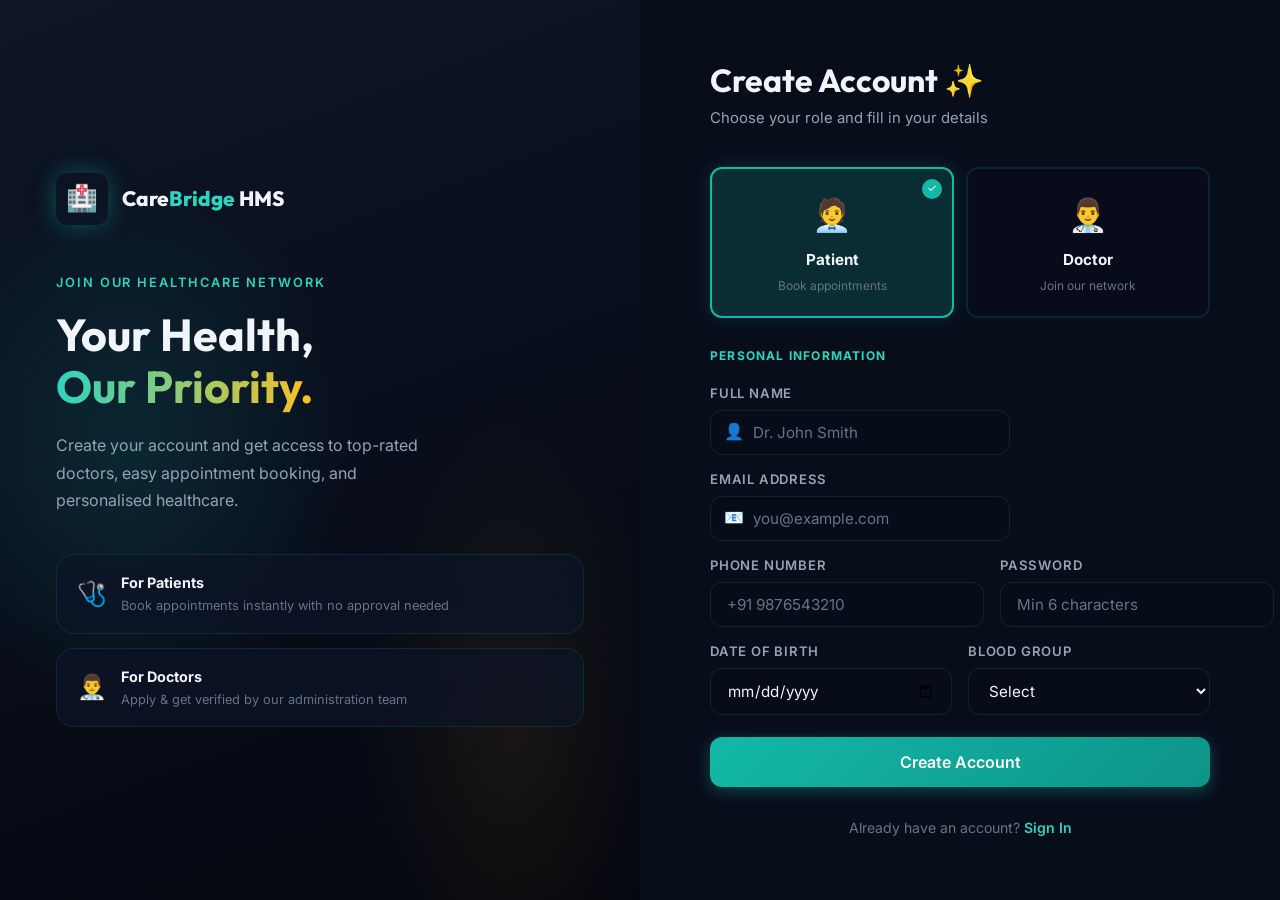
<file: register.html>
<!DOCTYPE html>
<html lang="en">

<head>
  <meta charset="UTF-8" />
  <meta name="viewport" content="width=device-width, initial-scale=1.0" />
  <title>HMS — Create Account | Hospital Management System</title>
  <meta name="description" content="Register as a patient or doctor on the Hospital Management System." />
  <link rel="stylesheet" href="css/main.css" />
  <link rel="stylesheet" href="css/auth.css" />
</head>

<body>
  <div class="bg-mesh"></div>

  <div class="auth-page">
    <!-- Hero Panel -->
    <div class="auth-hero">
      <div class="auth-hero-content">
        <div class="hero-logo">
          <div class="hero-logo-icon">🏥</div>
          <div class="hero-logo-text">Care<span>Bridge</span> HMS</div>
        </div>
        <p class="hero-tagline">Join Our Healthcare Network</p>
        <h1>Your Health,<br /><span>Our Priority.</span></h1>
        <p class="lead">Create your account and get access to top-rated doctors, easy appointment booking, and
          personalised healthcare.</p>
        <div style="margin-top:40px;display:flex;flex-direction:column;gap:14px;">
          <div class="glass" style="padding:16px 20px;display:flex;align-items:center;gap:14px;">
            <span style="font-size:1.5rem;">🩺</span>
            <div>
              <div style="font-weight:700;font-size:0.9rem;margin-bottom:2px;">For Patients</div>
              <div style="font-size:0.8rem;color:var(--text-muted);">Book appointments instantly with no approval needed
              </div>
            </div>
          </div>
          <div class="glass" style="padding:16px 20px;display:flex;align-items:center;gap:14px;">
            <span style="font-size:1.5rem;">👨‍⚕️</span>
            <div>
              <div style="font-weight:700;font-size:0.9rem;margin-bottom:2px;">For Doctors</div>
              <div style="font-size:0.8rem;color:var(--text-muted);">Apply & get verified by our administration team
              </div>
            </div>
          </div>
        </div>
      </div>
    </div>

    <!-- Register Form Panel -->
    <div class="auth-form-panel">
      <div class="auth-form-container" style="max-width:500px;">

        <!-- Step 1: Role Select + Form -->
        <div id="step-register">
          <div class="auth-header">
            <h2>Create Account ✨</h2>
            <p>Choose your role and fill in your details</p>
          </div>

          <!-- Role Selector -->
          <div class="role-selector" id="role-selector">
            <div class="role-card selected" data-role="patient" onclick="selectRole('patient')">
              <div class="check-badge">✓</div>
              <div class="role-card-icon">🧑‍💼</div>
              <div class="role-card-label">Patient</div>
              <div class="role-card-desc">Book appointments</div>
            </div>
            <div class="role-card" data-role="doctor" onclick="selectRole('doctor')">
              <div class="check-badge">✓</div>
              <div class="role-card-icon">👨‍⚕️</div>
              <div class="role-card-label">Doctor</div>
              <div class="role-card-desc">Join our network</div>
            </div>
          </div>

          <form id="register-form" novalidate>
            <!-- Common Fields -->
            <div class="form-section" style="gap:14px;">
              <div class="form-section-title">Personal Information</div>

              <div class="form-group">
                <label class="form-label" for="reg-name">Full Name</label>
                <div class="input-icon-wrap">
                  <span class="icon">👤</span>
                  <input type="text" id="reg-name" class="form-control" placeholder="Dr. John Smith" required />
                </div>
              </div>

              <div class="form-group">
                <label class="form-label" for="reg-email">Email Address</label>
                <div class="input-icon-wrap">
                  <span class="icon">📧</span>
                  <input type="email" id="reg-email" class="form-control" placeholder="you@example.com" required />
                </div>
              </div>

              <div class="form-row">
                <div class="form-group">
                  <label class="form-label" for="reg-phone">Phone Number</label>
                  <input type="tel" id="reg-phone" class="form-control" placeholder="+91 9876543210" />
                </div>
                <div class="form-group">
                  <label class="form-label" for="reg-password">Password</label>
                  <input type="password" id="reg-password" class="form-control" placeholder="Min 6 characters"
                    required />
                </div>
              </div>

              <!-- Patient-specific -->
              <div id="patient-fields">
                <div class="form-row">
                  <div class="form-group">
                    <label class="form-label" for="reg-dob">Date of Birth</label>
                    <input type="date" id="reg-dob" class="form-control" />
                  </div>
                  <div class="form-group">
                    <label class="form-label" for="reg-blood">Blood Group</label>
                    <select id="reg-blood" class="form-control">
                      <option value="">Select</option>
                      <option>A+</option>
                      <option>A-</option>
                      <option>B+</option>
                      <option>B-</option>
                      <option>AB+</option>
                      <option>AB-</option>
                      <option>O+</option>
                      <option>O-</option>
                    </select>
                  </div>
                </div>
              </div>

              <!-- Doctor-specific -->
              <div id="doctor-fields" class="doctor-fields hidden">
                <div class="form-section-title" style="margin-bottom:12px;">Professional Details</div>
                <div style="display:flex;flex-direction:column;gap:14px;">
                  <div class="form-row">
                    <div class="form-group">
                      <label class="form-label" for="reg-spec">Specialization</label>
                      <select id="reg-spec" class="form-control">
                        <option value="">Select specialization</option>
                        <option>Cardiology</option>
                        <option>Neurology</option>
                        <option>Orthopedics</option>
                        <option>Pediatrics</option>
                        <option>Dermatology</option>
                        <option>Psychiatry</option>
                        <option>Gynecology</option>
                        <option>Oncology</option>
                        <option>General Medicine</option>
                        <option>ENT</option>
                        <option>Ophthalmology</option>
                        <option>Dentistry</option>
                      </select>
                    </div>
                    <div class="form-group">
                      <label class="form-label" for="reg-exp">Experience (years)</label>
                      <input type="number" id="reg-exp" class="form-control" placeholder="5" min="0" max="60" />
                    </div>
                  </div>
                  <div class="form-group">
                    <label class="form-label" for="reg-license">License Number</label>
                    <input type="text" id="reg-license" class="form-control" placeholder="MCI/2024/XXXXX" />
                  </div>
                  <div class="form-group">
                    <label class="form-label" for="reg-bio">Short Bio</label>
                    <textarea id="reg-bio" class="form-control" rows="2"
                      placeholder="Briefly describe your expertise..."></textarea>
                  </div>
                </div>
              </div>

              <div id="register-error" class="form-error" style="margin-top:4px;"></div>

              <button type="submit" class="btn btn-primary btn-full btn-lg" id="register-btn" style="margin-top:8px;">
                Create Account
              </button>

              <div class="auth-footer" style="margin-top:16px;">
                Already have an account? <a href="index.html">Sign In</a>
              </div>
            </div>
          </form>
        </div>

        <!-- Step 2: Email Verification (Doctor) -->
        <div id="step-verify" class="hidden">
          <div class="verify-screen">
            <div class="verify-icon">📬</div>
            <h2>Check Your Inbox</h2>
            <p class="text-secondary" style="margin:8px 0 24px;">We sent a 6-character verification code to <strong
                id="verify-email-display"></strong></p>

            <p style="font-size:0.85rem;color:var(--text-muted);margin-bottom:12px;">Enter the code below:</p>
            <div class="verify-code-input" id="code-inputs">
              <input type="text" maxlength="1" class="code-char" data-idx="0" id="c0" />
              <input type="text" maxlength="1" class="code-char" data-idx="1" id="c1" />
              <input type="text" maxlength="1" class="code-char" data-idx="2" id="c2" />
              <input type="text" maxlength="1" class="code-char" data-idx="3" id="c3" />
              <input type="text" maxlength="1" class="code-char" data-idx="4" id="c4" />
              <input type="text" maxlength="1" class="code-char" data-idx="5" id="c5" />
            </div>

            <div id="verify-error" class="form-error" style="text-align:center;margin-bottom:12px;"></div>

            <button class="btn btn-primary btn-full" id="verify-btn" onclick="submitVerification()">
              Verify Email
            </button>
            <div style="margin-top:16px;">
              <button class="btn btn-outline btn-sm" onclick="openInbox()">📬 Open Inbox to find code</button>
            </div>

            <div class="glass" style="margin-top:24px;padding:16px;border-color:rgba(245,158,11,0.2);text-align:left;">
              <div style="display:flex;align-items:center;gap:8px;margin-bottom:6px;">
                <span>⏳</span>
                <span style="font-size:0.78rem;font-weight:700;color:var(--gold-400);">What happens next?</span>
              </div>
              <div style="font-size:0.8rem;color:var(--text-muted);line-height:1.6;">
                1. Verify your email (this step)<br />
                2. Wait for administrator approval<br />
                3. Receive approval confirmation<br />
                4. Login and start seeing patients!
              </div>
            </div>
          </div>
        </div>

        <!-- Step 3: Patient redirect / Doctor pending -->
        <div id="step-pending" class="hidden">
          <div class="verify-screen">
            <div class="verify-icon">✅</div>
            <h2>You're All Set!</h2>
            <p class="text-secondary" style="margin:8px 0 24px;" id="pending-message"></p>
            <a href="index.html" class="btn btn-primary btn-lg">Go to Login</a>
          </div>
        </div>

      </div>
    </div>
  </div>

  <!-- Inbox Modal -->
  <div class="modal-overlay" id="inbox-modal">
    <div class="modal glass">
      <button class="modal-close" onclick="closeInbox()">✕</button>
      <h3 style="margin-bottom:16px;">📬 Email Inbox</h3>
      <div id="inbox-list-wrap">
        <div id="inbox-list"></div>
      </div>
      <div id="email-viewer" style="display:none;"></div>
    </div>
  </div>

  <div id="toast-container"></div>

  <script src="js/data.js"></script>
  <script src="js/email.js"></script>
  <script src="js/auth.js"></script>
  <script>
    let currentRole = 'patient';
    let pendingUserId = null;

    function selectRole(role) {
      currentRole = role;
      document.querySelectorAll('.role-card').forEach(c => c.classList.remove('selected'));
      document.querySelector(`[data-role="${role}"]`).classList.add('selected');

      if (role === 'doctor') {
        document.getElementById('doctor-fields').classList.remove('hidden');
        document.getElementById('patient-fields').classList.add('hidden');
      } else {
        document.getElementById('patient-fields').classList.remove('hidden');
        document.getElementById('doctor-fields').classList.add('hidden');
      }
    }

    document.getElementById('register-form').addEventListener('submit', function (e) {
      e.preventDefault();
      const errEl = document.getElementById('register-error');
      const btn = document.getElementById('register-btn');
      errEl.classList.remove('show');

      const data = {
        name: document.getElementById('reg-name').value.trim(),
        email: document.getElementById('reg-email').value.trim(),
        password: document.getElementById('reg-password').value,
        phone: document.getElementById('reg-phone').value.trim(),
      };

      if (!data.name || !data.email || !data.password) {
        errEl.textContent = 'Please fill in all required fields';
        errEl.classList.add('show'); return;
      }

      btn.disabled = true;
      btn.innerHTML = '<div class="spinner"></div> Creating account...';

      setTimeout(async () => {
        let result;
        if (currentRole === 'patient') {
          result = await Auth.registerPatient({
            ...data,
            dob: document.getElementById('reg-dob').value,
            bloodGroup: document.getElementById('reg-blood').value,
          });
        } else {
          result = await Auth.registerDoctor({
            ...data,
            specialization: document.getElementById('reg-spec').value,
            licenseNumber: document.getElementById('reg-license').value,
            experience: document.getElementById('reg-exp').value,
            bio: document.getElementById('reg-bio').value,
          });
        }

        btn.disabled = false;
        btn.innerHTML = 'Create Account';

        if (!result.ok) {
          errEl.textContent = result.error;
          errEl.classList.add('show'); return;
        }

        pendingUserId = result.user.id;

        // Show verification step for both patient and doctor
        document.getElementById('step-register').classList.add('hidden');
        document.getElementById('step-verify').classList.remove('hidden');
        document.getElementById('verify-email-display').textContent = data.email;
        showToast('Account created! Check your inbox for verification code.', 'success');
        // Auto-open inbox
        setTimeout(() => openInbox(), 1000);
      }, 700);
    });

    // Code input navigation
    document.querySelectorAll('.code-char').forEach((input, i, all) => {
      input.addEventListener('input', function () {
        this.value = this.value.toUpperCase().replace(/[^A-Z0-9]/g, '');
        if (this.value && i < all.length - 1) all[i + 1].focus();
      });
      input.addEventListener('keydown', function (e) {
        if (e.key === 'Backspace' && !this.value && i > 0) all[i - 1].focus();
      });
      input.addEventListener('paste', function (e) {
        e.preventDefault();
        const pasted = (e.clipboardData.getData('text')).toUpperCase().replace(/[^A-Z0-9]/g, '').slice(0, 6);
        pasted.split('').forEach((ch, idx) => { if (all[idx]) all[idx].value = ch; });
        all[Math.min(pasted.length, 5)].focus();
      });
    });

    async function submitVerification() {
      const code = Array.from(document.querySelectorAll('.code-char')).map(i => i.value).join('');
      const errEl = document.getElementById('verify-error');
      errEl.classList.remove('show');

      if (code.length !== 6) {
        errEl.textContent = 'Please enter the full 6-character code';
        errEl.classList.add('show'); return;
      }

      const result = await Auth.verifyEmailToken(pendingUserId, code);
      if (!result.ok) {
        errEl.textContent = result.error;
        errEl.classList.add('show'); return;
      }

      document.getElementById('step-verify').classList.add('hidden');
      document.getElementById('step-pending').classList.remove('hidden');
      
      if (currentRole === 'patient') {
        // Patients don't need admin approval; log them in immediately
        DB.setSession(pendingUserId);
        document.getElementById('pending-message').textContent =
          'Email verified successfully! Redirecting to your dashboard...';
        showToast('Email verified successfully!', 'success');
        setTimeout(() => window.location.href = 'dashboard-patient.html', 1500);
      } else {
        document.getElementById('pending-message').textContent =
          'Email verified! Your application is now pending administrator approval. You\'ll receive an email once approved.';
        showToast('Email verified successfully!', 'success');
      }
    }

    async function openInbox() {
      const user = await DB.getUserById(pendingUserId);
      if (!user) return;
      Email.renderInbox(user.email);
      document.getElementById('inbox-modal').classList.add('open');
    }
    function closeInbox() {
      document.getElementById('inbox-modal').classList.remove('open');
    }
  </script>
</body>

</html>
</file>
<file: css/main.css>
@import url('https://fonts.googleapis.com/css2?family=Inter:wght@300;400;500;600;700;800&family=Outfit:wght@300;400;500;600;700;800&display=swap');

/* ─── CSS Variables ─────────────────────────────────────────── */
:root {
  --navy-950: #04070f;
  --navy-900: #080d1a;
  --navy-800: #0d1527;
  --navy-700: #121e36;
  --navy-600: #1a2a4a;
  --navy-500: #243558;

  --teal-600: #0d9488;
  --teal-500: #14b8a6;
  --teal-400: #2dd4bf;
  --teal-300: #5eead4;
  --teal-glow: rgba(20, 184, 166, 0.18);

  --gold-600: #d97706;
  --gold-500: #f59e0b;
  --gold-400: #fbbf24;
  --gold-glow: rgba(245, 158, 11, 0.18);

  --red-500: #ef4444;
  --red-400: #f87171;
  --green-500: #22c55e;
  --green-400: #4ade80;
  --blue-500: #3b82f6;

  --text-primary: #f1f5f9;
  --text-secondary: #94a3b8;
  --text-muted: #64748b;

  --glass-bg: rgba(13, 21, 39, 0.7);
  --glass-border: rgba(20, 184, 166, 0.15);
  --glass-hover: rgba(20, 184, 166, 0.08);

  --radius-sm: 8px;
  --radius-md: 12px;
  --radius-lg: 18px;
  --radius-xl: 24px;
  --radius-full: 9999px;

  --shadow-sm: 0 2px 8px rgba(0, 0, 0, 0.3);
  --shadow-md: 0 8px 24px rgba(0, 0, 0, 0.4);
  --shadow-lg: 0 16px 48px rgba(0, 0, 0, 0.5);
  --shadow-teal: 0 0 24px rgba(20, 184, 166, 0.2);
  --shadow-gold: 0 0 24px rgba(245, 158, 11, 0.2);

  --font-sans: 'Inter', sans-serif;
  --font-display: 'Outfit', sans-serif;

  --transition-fast: 150ms cubic-bezier(0.4, 0, 0.2, 1);
  --transition-base: 250ms cubic-bezier(0.4, 0, 0.2, 1);
  --transition-slow: 400ms cubic-bezier(0.4, 0, 0.2, 1);
}

/* ─── Reset ─────────────────────────────────────────────────── */
*,
*::before,
*::after {
  box-sizing: border-box;
  margin: 0;
  padding: 0;
}

html {
  scroll-behavior: smooth;
}

body {
  font-family: var(--font-sans);
  background: var(--navy-900);
  color: var(--text-primary);
  min-height: 100vh;
  line-height: 1.6;
  -webkit-font-smoothing: antialiased;
}

a {
  color: var(--teal-400);
  text-decoration: none;
  transition: color var(--transition-fast);
}

a:hover {
  color: var(--teal-300);
}

img {
  max-width: 100%;
  display: block;
}

input,
select,
textarea,
button {
  font-family: inherit;
}

/* ─── Scrollbar ─────────────────────────────────────────────── */
::-webkit-scrollbar {
  width: 6px;
  height: 6px;
}

::-webkit-scrollbar-track {
  background: var(--navy-800);
}

::-webkit-scrollbar-thumb {
  background: var(--navy-600);
  border-radius: 999px;
}

::-webkit-scrollbar-thumb:hover {
  background: var(--teal-600);
}

/* ─── Typography ────────────────────────────────────────────── */
h1,
h2,
h3,
h4,
h5 {
  font-family: var(--font-display);
  font-weight: 700;
  line-height: 1.2;
}

h1 {
  font-size: clamp(2rem, 5vw, 3.5rem);
}

h2 {
  font-size: clamp(1.5rem, 3vw, 2.25rem);
}

h3 {
  font-size: 1.25rem;
}

h4 {
  font-size: 1.05rem;
}

p {
  color: var(--text-secondary);
}

/* ─── Background Mesh ───────────────────────────────────────── */
.bg-mesh {
  position: fixed;
  inset: 0;
  z-index: -1;
  overflow: hidden;
  background: radial-gradient(ellipse 80% 80% at 50% -20%, rgba(20, 184, 166, 0.15) 0%, transparent 60%),
    radial-gradient(ellipse 60% 60% at 80% 80%, rgba(245, 158, 11, 0.08) 0%, transparent 50%),
    var(--navy-900);
}

.bg-mesh::before {
  content: '';
  position: absolute;
  inset: 0;
  background-image:
    linear-gradient(rgba(20, 184, 166, 0.04) 1px, transparent 1px),
    linear-gradient(90deg, rgba(20, 184, 166, 0.04) 1px, transparent 1px);
  background-size: 60px 60px;
}

/* ─── Glass Card ────────────────────────────────────────────── */
.glass {
  background: var(--glass-bg);
  backdrop-filter: blur(20px);
  -webkit-backdrop-filter: blur(20px);
  border: 1px solid var(--glass-border);
  border-radius: var(--radius-lg);
  transition: border-color var(--transition-base), box-shadow var(--transition-base);
}

.glass:hover {
  border-color: rgba(20, 184, 166, 0.3);
  box-shadow: var(--shadow-teal);
}

/* ─── Buttons ───────────────────────────────────────────────── */
.btn {
  display: inline-flex;
  align-items: center;
  justify-content: center;
  gap: 8px;
  padding: 12px 24px;
  border: none;
  border-radius: var(--radius-md);
  font-size: 0.9rem;
  font-weight: 600;
  cursor: pointer;
  transition: all var(--transition-base);
  text-decoration: none;
  white-space: nowrap;
  position: relative;
  overflow: hidden;
}

.btn::after {
  content: '';
  position: absolute;
  inset: 0;
  background: rgba(255, 255, 255, 0.1);
  opacity: 0;
  transition: opacity var(--transition-fast);
}

.btn:hover::after {
  opacity: 1;
}

.btn:active {
  transform: scale(0.97);
}

.btn-primary {
  background: linear-gradient(135deg, var(--teal-500), var(--teal-600));
  color: #fff;
  box-shadow: 0 4px 16px rgba(20, 184, 166, 0.35);
}

.btn-primary:hover {
  box-shadow: 0 6px 24px rgba(20, 184, 166, 0.5);
  transform: translateY(-1px);
}

.btn-gold {
  background: linear-gradient(135deg, var(--gold-500), var(--gold-600));
  color: var(--navy-900);
  box-shadow: 0 4px 16px rgba(245, 158, 11, 0.35);
  font-weight: 700;
}

.btn-gold:hover {
  box-shadow: 0 6px 24px rgba(245, 158, 11, 0.5);
  transform: translateY(-1px);
}

.btn-outline {
  background: transparent;
  border: 1.5px solid var(--glass-border);
  color: var(--text-primary);
}

.btn-outline:hover {
  border-color: var(--teal-400);
  color: var(--teal-400);
  background: var(--teal-glow);
}

.btn-danger {
  background: linear-gradient(135deg, #ef4444, #dc2626);
  color: #fff;
  box-shadow: 0 4px 16px rgba(239, 68, 68, 0.3);
}

.btn-danger:hover {
  box-shadow: 0 6px 24px rgba(239, 68, 68, 0.5);
  transform: translateY(-1px);
}

.btn-success {
  background: linear-gradient(135deg, #22c55e, #16a34a);
  color: #fff;
  box-shadow: 0 4px 16px rgba(34, 197, 94, 0.3);
}

.btn-success:hover {
  box-shadow: 0 6px 24px rgba(34, 197, 94, 0.5);
  transform: translateY(-1px);
}

.btn-sm {
  padding: 7px 14px;
  font-size: 0.8rem;
}

.btn-lg {
  padding: 15px 32px;
  font-size: 1rem;
}

.btn-full {
  width: 100%;
}

.btn:disabled {
  opacity: 0.5;
  cursor: not-allowed;
  transform: none !important;
}

/* ─── Form Elements ─────────────────────────────────────────── */
.form-group {
  display: flex;
  flex-direction: column;
  gap: 6px;
}

.form-label {
  font-size: 0.82rem;
  font-weight: 600;
  color: var(--text-secondary);
  text-transform: uppercase;
  letter-spacing: 0.06em;
}

.form-control {
  padding: 12px 16px;
  background: rgba(8, 13, 26, 0.6);
  border: 1.5px solid rgba(20, 184, 166, 0.15);
  border-radius: var(--radius-md);
  color: var(--text-primary);
  font-size: 0.95rem;
  transition: border-color var(--transition-fast), box-shadow var(--transition-fast);
  outline: none;
}

.form-control::placeholder {
  color: var(--text-muted);
}

.form-control:focus {
  border-color: var(--teal-500);
  box-shadow: 0 0 0 3px rgba(20, 184, 166, 0.12);
}

.form-control:invalid:not(:placeholder-shown) {
  border-color: var(--red-400);
}

select.form-control {
  cursor: pointer;
}

select.form-control option {
  background: var(--navy-800);
}

textarea.form-control {
  resize: vertical;
  min-height: 100px;
}

.form-row {
  display: grid;
  grid-template-columns: 1fr 1fr;
  gap: 16px;
}

@media (max-width: 600px) {
  .form-row {
    grid-template-columns: 1fr;
  }
}

.form-error {
  font-size: 0.8rem;
  color: var(--red-400);
  display: none;
}

.form-error.show {
  display: block;
}

.input-icon-wrap {
  position: relative;
}

.input-icon-wrap .icon {
  position: absolute;
  left: 14px;
  top: 50%;
  transform: translateY(-50%);
  color: var(--text-muted);
  font-size: 1rem;
  pointer-events: none;
}

.input-icon-wrap .form-control {
  padding-left: 42px;
}

/* ─── Badges ────────────────────────────────────────────────── */
.badge {
  display: inline-flex;
  align-items: center;
  gap: 4px;
  padding: 3px 10px;
  border-radius: var(--radius-full);
  font-size: 0.72rem;
  font-weight: 700;
  text-transform: uppercase;
  letter-spacing: 0.05em;
}

.badge-success {
  background: rgba(34, 197, 94, 0.15);
  color: var(--green-400);
  border: 1px solid rgba(34, 197, 94, 0.3);
}

.badge-warning {
  background: rgba(245, 158, 11, 0.15);
  color: var(--gold-400);
  border: 1px solid rgba(245, 158, 11, 0.3);
}

.badge-danger {
  background: rgba(239, 68, 68, 0.15);
  color: var(--red-400);
  border: 1px solid rgba(239, 68, 68, 0.3);
}

.badge-info {
  background: rgba(59, 130, 246, 0.15);
  color: #93c5fd;
  border: 1px solid rgba(59, 130, 246, 0.3);
}

.badge-teal {
  background: var(--teal-glow);
  color: var(--teal-300);
  border: 1px solid rgba(20, 184, 166, 0.3);
}

.badge-muted {
  background: rgba(100, 116, 139, 0.2);
  color: var(--text-muted);
  border: 1px solid rgba(100, 116, 139, 0.3);
}

/* ─── Stats Card ────────────────────────────────────────────── */
.stat-card {
  padding: 24px;
  display: flex;
  flex-direction: column;
  gap: 12px;
}

.stat-icon {
  width: 48px;
  height: 48px;
  border-radius: var(--radius-md);
  display: flex;
  align-items: center;
  justify-content: center;
  font-size: 1.4rem;
}

.stat-value {
  font-family: var(--font-display);
  font-size: 2.2rem;
  font-weight: 800;
  line-height: 1;
}

.stat-label {
  font-size: 0.85rem;
  color: var(--text-muted);
  font-weight: 500;
}

/* ─── Table ─────────────────────────────────────────────────── */
.table-wrap {
  overflow-x: auto;
  border-radius: var(--radius-md);
}

.table {
  width: 100%;
  border-collapse: collapse;
  font-size: 0.88rem;
}

.table th {
  padding: 12px 16px;
  text-align: left;
  font-size: 0.75rem;
  font-weight: 700;
  text-transform: uppercase;
  letter-spacing: 0.07em;
  color: var(--text-muted);
  background: rgba(8, 13, 26, 0.5);
  border-bottom: 1px solid var(--glass-border);
}

.table td {
  padding: 14px 16px;
  border-bottom: 1px solid rgba(20, 184, 166, 0.07);
  color: var(--text-secondary);
  transition: background var(--transition-fast);
}

.table tr:last-child td {
  border-bottom: none;
}

.table tbody tr:hover td {
  background: var(--glass-hover);
}

/* ─── Modal ─────────────────────────────────────────────────── */
.modal-overlay {
  position: fixed;
  inset: 0;
  z-index: 1000;
  background: rgba(4, 7, 15, 0.8);
  backdrop-filter: blur(4px);
  display: flex;
  align-items: center;
  justify-content: center;
  padding: 24px;
  opacity: 0;
  pointer-events: none;
  transition: opacity var(--transition-base);
}

.modal-overlay.open {
  opacity: 1;
  pointer-events: all;
}

.modal {
  width: 100%;
  max-width: 540px;
  max-height: 90vh;
  overflow-y: auto;
  padding: 32px;
  position: relative;
  transform: translateY(20px) scale(0.97);
  transition: transform var(--transition-base);
}

.modal-overlay.open .modal {
  transform: translateY(0) scale(1);
}

.modal-close {
  position: absolute;
  top: 16px;
  right: 16px;
  width: 32px;
  height: 32px;
  border-radius: var(--radius-full);
  border: none;
  background: rgba(255, 255, 255, 0.08);
  color: var(--text-secondary);
  cursor: pointer;
  display: flex;
  align-items: center;
  justify-content: center;
  font-size: 1rem;
  transition: background var(--transition-fast);
}

.modal-close:hover {
  background: rgba(239, 68, 68, 0.2);
  color: var(--red-400);
}

/* ─── Toast ─────────────────────────────────────────────────── */
#toast-container {
  position: fixed;
  bottom: 24px;
  right: 24px;
  z-index: 9999;
  display: flex;
  flex-direction: column;
  gap: 10px;
  pointer-events: none;
}

.toast {
  display: flex;
  align-items: center;
  gap: 12px;
  padding: 14px 20px;
  border-radius: var(--radius-md);
  background: var(--navy-700);
  border: 1px solid var(--glass-border);
  box-shadow: var(--shadow-lg);
  color: var(--text-primary);
  font-size: 0.88rem;
  pointer-events: all;
  min-width: 280px;
  max-width: 380px;
  animation: slideInRight 0.3s ease forwards;
  backdrop-filter: blur(20px);
}

.toast.hide {
  animation: slideOutRight 0.3s ease forwards;
}

.toast-icon {
  font-size: 1.2rem;
  flex-shrink: 0;
}

.toast-success {
  border-left: 3px solid var(--green-500);
}

.toast-error {
  border-left: 3px solid var(--red-500);
}

.toast-info {
  border-left: 3px solid var(--blue-500);
}

.toast-warning {
  border-left: 3px solid var(--gold-500);
}

@keyframes slideInRight {
  from {
    opacity: 0;
    transform: translateX(100%);
  }

  to {
    opacity: 1;
    transform: translateX(0);
  }
}

@keyframes slideOutRight {
  from {
    opacity: 1;
    transform: translateX(0);
  }

  to {
    opacity: 0;
    transform: translateX(100%);
  }
}

/* ─── Pill Tabs ─────────────────────────────────────────────── */
.tabs {
  display: flex;
  gap: 4px;
  padding: 6px;
  background: rgba(8, 13, 26, 0.5);
  border-radius: var(--radius-full);
  border: 1px solid var(--glass-border);
  width: fit-content;
}

.tab-btn {
  padding: 8px 20px;
  border: none;
  background: transparent;
  color: var(--text-muted);
  border-radius: var(--radius-full);
  font-size: 0.85rem;
  font-weight: 600;
  cursor: pointer;
  transition: all var(--transition-fast);
}

.tab-btn.active {
  background: var(--teal-500);
  color: #fff;
  box-shadow: 0 2px 12px rgba(20, 184, 166, 0.4);
}

.tab-btn:not(.active):hover {
  color: var(--text-primary);
  background: var(--glass-hover);
}

.tab-panel {
  display: none;
}

.tab-panel.active {
  display: block;
}

/* ─── Empty State ───────────────────────────────────────────── */
.empty-state {
  text-align: center;
  padding: 60px 24px;
  display: flex;
  flex-direction: column;
  align-items: center;
  gap: 16px;
}

.empty-state .empty-icon {
  font-size: 3.5rem;
  opacity: 0.4;
}

.empty-state h3 {
  color: var(--text-secondary);
  font-weight: 600;
}

.empty-state p {
  font-size: 0.9rem;
  max-width: 320px;
}

/* ─── Avatar ────────────────────────────────────────────────── */
.avatar {
  border-radius: var(--radius-full);
  background: linear-gradient(135deg, var(--teal-600), var(--navy-600));
  display: flex;
  align-items: center;
  justify-content: center;
  font-family: var(--font-display);
  font-weight: 700;
  color: #fff;
  flex-shrink: 0;
}

.avatar-sm {
  width: 36px;
  height: 36px;
  font-size: 0.85rem;
}

.avatar-md {
  width: 48px;
  height: 48px;
  font-size: 1.1rem;
}

.avatar-lg {
  width: 64px;
  height: 64px;
  font-size: 1.4rem;
}

/* ─── Pulse Dot ─────────────────────────────────────────────── */
.pulse-dot {
  width: 8px;
  height: 8px;
  border-radius: 50%;
  background: var(--green-500);
  box-shadow: 0 0 0 0 rgba(34, 197, 94, 0.4);
  animation: pulse 2s infinite;
}

@keyframes pulse {
  0% {
    box-shadow: 0 0 0 0 rgba(34, 197, 94, 0.4);
  }

  70% {
    box-shadow: 0 0 0 8px rgba(34, 197, 94, 0);
  }

  100% {
    box-shadow: 0 0 0 0 rgba(34, 197, 94, 0);
  }
}

/* ─── Divider ───────────────────────────────────────────────── */
.divider {
  display: flex;
  align-items: center;
  gap: 12px;
  color: var(--text-muted);
  font-size: 0.8rem;
}

.divider::before,
.divider::after {
  content: '';
  flex: 1;
  height: 1px;
  background: linear-gradient(to right, transparent, var(--glass-border), transparent);
}

/* ─── Loader ────────────────────────────────────────────────── */
.spinner {
  width: 20px;
  height: 20px;
  border-radius: 50%;
  border: 2.5px solid rgba(255, 255, 255, 0.15);
  border-top-color: #fff;
  animation: spin 0.7s linear infinite;
}

@keyframes spin {
  to {
    transform: rotate(360deg);
  }
}

/* ─── Utility ───────────────────────────────────────────────── */
.flex {
  display: flex;
}

.flex-col {
  display: flex;
  flex-direction: column;
}

.items-center {
  align-items: center;
}

.justify-between {
  justify-content: space-between;
}

.justify-center {
  justify-content: center;
}

.gap-4 {
  gap: 4px;
}

.gap-8 {
  gap: 8px;
}

.gap-12 {
  gap: 12px;
}

.gap-16 {
  gap: 16px;
}

.gap-24 {
  gap: 24px;
}

.text-center {
  text-align: center;
}

.text-sm {
  font-size: 0.85rem;
}

.text-xs {
  font-size: 0.75rem;
}

.text-muted {
  color: var(--text-muted);
}

.text-secondary {
  color: var(--text-secondary);
}

.text-teal {
  color: var(--teal-400);
}

.text-gold {
  color: var(--gold-400);
}

.text-danger {
  color: var(--red-400);
}

.text-success {
  color: var(--green-400);
}

.font-bold {
  font-weight: 700;
}

.font-display {
  font-family: var(--font-display);
}

.mt-8 {
  margin-top: 8px;
}

.mt-16 {
  margin-top: 16px;
}

.mt-24 {
  margin-top: 24px;
}

.mb-8 {
  margin-bottom: 8px;
}

.mb-16 {
  margin-bottom: 16px;
}

.w-full {
  width: 100%;
}

.hidden {
  display: none !important;
}
</file>
<file: css/auth.css>
/* ─── Auth Pages (Login + Register) ─────────────────────────────────────────── */

.auth-page {
  min-height: 100vh;
  display: grid;
  grid-template-columns: 1fr 1fr;
}

@media (max-width: 900px) {
  .auth-page {
    grid-template-columns: 1fr;
  }

  .auth-hero {
    display: none;
  }
}

/* ── Hero Panel ── */
.auth-hero {
  position: relative;
  overflow: hidden;
  background: linear-gradient(160deg, var(--navy-800) 0%, var(--navy-950) 100%);
  display: flex;
  flex-direction: column;
  justify-content: center;
  padding: 60px 56px;
}

.auth-hero::before {
  content: '';
  position: absolute;
  inset: 0;
  background:
    radial-gradient(ellipse 60% 50% at 20% 50%, rgba(20, 184, 166, 0.15) 0%, transparent 60%),
    radial-gradient(ellipse 40% 60% at 80% 80%, rgba(245, 158, 11, 0.08) 0%, transparent 60%);
}

.auth-hero-content {
  position: relative;
  z-index: 1;
}

.hero-logo {
  display: flex;
  align-items: center;
  gap: 14px;
  margin-bottom: 48px;
}

.hero-logo-icon {
  width: 52px;
  height: 52px;
  background: linear-gradient(135deg, var(--teal-500), var(--teal-700));
  border-radius: var(--radius-md);
  display: flex;
  align-items: center;
  justify-content: center;
  font-size: 1.6rem;
  box-shadow: 0 0 24px rgba(20, 184, 166, 0.4);
}

.hero-logo-text {
  font-family: var(--font-display);
  font-weight: 800;
  font-size: 1.3rem;
  color: var(--text-primary);
}

.hero-logo-text span {
  color: var(--teal-400);
}

.hero-tagline {
  font-size: 0.8rem;
  font-weight: 600;
  letter-spacing: 0.15em;
  text-transform: uppercase;
  color: var(--teal-400);
  margin-bottom: 16px;
}

.auth-hero h1 {
  font-size: 2.8rem;
  line-height: 1.15;
  margin-bottom: 20px;
}

.auth-hero h1 span {
  background: linear-gradient(90deg, var(--teal-400), var(--gold-400));
  background-clip: text;
  -webkit-text-fill-color: transparent;
}

.auth-hero p.lead {
  font-size: 1rem;
  color: var(--text-secondary);
  max-width: 380px;
  line-height: 1.7;
}

.hero-stats {
  display: grid;
  grid-template-columns: 1fr 1fr 1fr;
  gap: 16px;
  margin-top: 48px;
}

.hero-stat {
  padding: 20px;
  border-radius: var(--radius-md);
  background: rgba(13, 21, 39, 0.6);
  border: 1px solid var(--glass-border);
  text-align: center;
}

.hero-stat-value {
  font-family: var(--font-display);
  font-size: 1.8rem;
  font-weight: 800;
  color: var(--teal-400);
}

.hero-stat-label {
  font-size: 0.72rem;
  color: var(--text-muted);
  font-weight: 600;
  text-transform: uppercase;
  letter-spacing: 0.05em;
  margin-top: 4px;
}

/* ── Form Panel ── */
.auth-form-panel {
  display: flex;
  flex-direction: column;
  justify-content: center;
  padding: 60px 56px;
  overflow-y: auto;
  background: var(--navy-900);
}

@media (max-width: 600px) {
  .auth-form-panel {
    padding: 32px 20px;
  }
}

.auth-form-container {
  max-width: 440px;
  width: 100%;
  margin: 0 auto;
}

.auth-header {
  margin-bottom: 36px;
}

.auth-header h2 {
  font-size: 2rem;
  margin-bottom: 8px;
}

.auth-header p {
  color: var(--text-secondary);
  font-size: 0.93rem;
}

/* Role Selector */
.role-selector {
  display: grid;
  grid-template-columns: 1fr 1fr;
  gap: 12px;
  margin-bottom: 28px;
}

.role-card {
  padding: 20px 16px;
  border-radius: var(--radius-md);
  border: 2px solid var(--glass-border);
  background: rgba(8, 13, 26, 0.5);
  cursor: pointer;
  text-align: center;
  transition: all var(--transition-base);
  position: relative;
}

.role-card.selected {
  border-color: var(--teal-500);
  background: var(--teal-glow);
  box-shadow: 0 0 20px rgba(20, 184, 166, 0.2);
}

.role-card:hover:not(.selected) {
  border-color: rgba(20, 184, 166, 0.4);
  background: var(--glass-hover);
}

.role-card-icon {
  font-size: 2rem;
  margin-bottom: 8px;
}

.role-card-label {
  font-weight: 700;
  font-size: 0.95rem;
  color: var(--text-primary);
}

.role-card-desc {
  font-size: 0.75rem;
  color: var(--text-muted);
  margin-top: 4px;
}

.role-card .check-badge {
  position: absolute;
  top: 10px;
  right: 10px;
  width: 20px;
  height: 20px;
  border-radius: 50%;
  background: var(--teal-500);
  color: #fff;
  font-size: 0.7rem;
  display: none;
  align-items: center;
  justify-content: center;
}

.role-card.selected .check-badge {
  display: flex;
}

/* Form sections */
.form-section {
  display: flex;
  flex-direction: column;
  gap: 16px;
}

.form-section-title {
  font-size: 0.75rem;
  font-weight: 700;
  text-transform: uppercase;
  letter-spacing: 0.1em;
  color: var(--teal-400);
  margin-bottom: 4px;
}

.doctor-fields {
  border-top: 1px solid var(--glass-border);
  padding-top: 16px;
  margin-top: 4px;
}

/* Auth links footer */
.auth-footer {
  margin-top: 28px;
  text-align: center;
  font-size: 0.88rem;
  color: var(--text-muted);
}

.auth-footer a {
  color: var(--teal-400);
  font-weight: 600;
}

/* Verification pending screen */
.verify-screen {
  text-align: center;
  padding: 40px 24px;
}

.verify-icon {
  font-size: 4rem;
  margin-bottom: 20px;
  animation: floatIcon 3s ease-in-out infinite;
}

@keyframes floatIcon {

  0%,
  100% {
    transform: translateY(0);
  }

  50% {
    transform: translateY(-10px);
  }
}

.verify-code-input {
  display: flex;
  gap: 8px;
  justify-content: center;
  margin: 24px 0;
}

.verify-code-input input {
  width: 52px;
  height: 60px;
  text-align: center;
  font-size: 1.6rem;
  font-weight: 700;
  background: rgba(8, 13, 26, 0.6);
  border: 2px solid var(--glass-border);
  border-radius: var(--radius-md);
  color: var(--text-primary);
  outline: none;
  transition: border-color var(--transition-fast);
}

.verify-code-input input:focus {
  border-color: var(--teal-500);
}
</file>
<file: css/dashboard.css>
/* ─── Dashboard Layout ───────────────────────────────────────────────────────── */

/* ── Sidebar ── */
.sidebar {
  position: fixed;
  left: 0;
  top: 0;
  bottom: 0;
  width: 260px;
  z-index: 100;
  background: var(--navy-800);
  border-right: 1px solid var(--glass-border);
  display: flex;
  flex-direction: column;
  transition: transform var(--transition-base);
}

.sidebar-header {
  padding: 24px 20px;
  border-bottom: 1px solid var(--glass-border);
  display: flex;
  align-items: center;
  gap: 12px;
}

.sidebar-logo-icon {
  width: 40px;
  height: 40px;
  background: linear-gradient(135deg, var(--teal-500), var(--teal-700));
  border-radius: var(--radius-sm);
  display: flex;
  align-items: center;
  justify-content: center;
  font-size: 1.2rem;
  box-shadow: 0 0 16px rgba(20, 184, 166, 0.3);
}

.sidebar-logo-text {
  font-family: var(--font-display);
  font-weight: 800;
  font-size: 1.05rem;
}

.sidebar-logo-text span {
  color: var(--teal-400);
}

.sidebar-nav {
  flex: 1;
  padding: 16px 12px;
  overflow-y: auto;
}

.nav-section-label {
  font-size: 0.68rem;
  font-weight: 700;
  text-transform: uppercase;
  letter-spacing: 0.12em;
  color: var(--text-muted);
  padding: 8px 10px 4px;
  margin-top: 8px;
}

.nav-item {
  display: flex;
  align-items: center;
  gap: 12px;
  padding: 11px 14px;
  border-radius: var(--radius-md);
  font-size: 0.88rem;
  font-weight: 500;
  color: var(--text-secondary);
  cursor: pointer;
  transition: all var(--transition-fast);
  border: 1px solid transparent;
  position: relative;
}

.nav-item:hover {
  background: var(--glass-hover);
  color: var(--text-primary);
  border-color: var(--glass-border);
}

.nav-item.active {
  background: var(--teal-glow);
  color: var(--teal-300);
  border-color: rgba(20, 184, 166, 0.25);
}

.nav-item.active .nav-icon {
  color: var(--teal-400);
}

.nav-icon {
  font-size: 1.1rem;
  flex-shrink: 0;
  color: var(--text-muted);
  transition: color var(--transition-fast);
}

.nav-badge {
  margin-left: auto;
  min-width: 20px;
  height: 20px;
  padding: 0 6px;
  border-radius: var(--radius-full);
  background: var(--teal-500);
  color: #fff;
  font-size: 0.7rem;
  font-weight: 700;
  display: flex;
  align-items: center;
  justify-content: center;
}

.sidebar-footer {
  padding: 16px 12px;
  border-top: 1px solid var(--glass-border);
}

.sidebar-user {
  display: flex;
  align-items: center;
  gap: 12px;
  padding: 12px;
  border-radius: var(--radius-md);
  background: rgba(8, 13, 26, 0.5);
  border: 1px solid var(--glass-border);
  margin-bottom: 10px;
}

.sidebar-user-info {
  flex: 1;
  min-width: 0;
}

.sidebar-user-name {
  font-size: 0.88rem;
  font-weight: 600;
  white-space: nowrap;
  overflow: hidden;
  text-overflow: ellipsis;
}

.sidebar-user-role {
  font-size: 0.72rem;
  color: var(--teal-400);
  text-transform: capitalize;
  font-weight: 600;
}

/* ── Main Content ── */
.main-content {
  margin-left: 260px;
  min-height: 100vh;
  display: flex;
  flex-direction: column;
  transition: margin-left var(--transition-base);
}

/* ── Topbar ── */
.topbar {
  position: sticky;
  top: 0;
  z-index: 50;
  padding: 14px 32px;
  background: rgba(8, 13, 26, 0.85);
  backdrop-filter: blur(20px);
  border-bottom: 1px solid var(--glass-border);
  display: flex;
  align-items: center;
  justify-content: space-between;
  gap: 16px;
}

.topbar-title {
  font-family: var(--font-display);
  font-size: 1.3rem;
  font-weight: 700;
}

.topbar-actions {
  display: flex;
  align-items: center;
  gap: 12px;
}

.icon-btn {
  width: 40px;
  height: 40px;
  border-radius: var(--radius-md);
  border: 1px solid var(--glass-border);
  background: rgba(8, 13, 26, 0.5);
  color: var(--text-secondary);
  cursor: pointer;
  display: flex;
  align-items: center;
  justify-content: center;
  font-size: 1rem;
  transition: all var(--transition-fast);
  position: relative;
}

.icon-btn:hover {
  border-color: var(--teal-400);
  color: var(--teal-400);
  background: var(--teal-glow);
}

#inbox-badge,
.notif-badge {
  position: absolute;
  top: -4px;
  right: -4px;
  width: 18px;
  height: 18px;
  border-radius: 50%;
  background: var(--teal-500);
  color: #fff;
  font-size: 0.65rem;
  font-weight: 700;
  display: none;
  align-items: center;
  justify-content: center;
  border: 2px solid var(--navy-900);
}

/* ── Page Body ── */
.page-body {
  padding: 32px;
  flex: 1;
}

@media (max-width: 900px) {
  .sidebar {
    transform: translateX(-100%);
  }

  .sidebar.open {
    transform: translateX(0);
  }

  .main-content {
    margin-left: 0;
  }

  .page-body {
    padding: 20px 16px;
  }

  .topbar {
    padding: 14px 16px;
  }
}

/* ── Page Header ── */
.page-header {
  display: flex;
  align-items: flex-start;
  justify-content: space-between;
  gap: 16px;
  margin-bottom: 28px;
  flex-wrap: wrap;
}

.page-header-left h2 {
  margin-bottom: 4px;
}

.page-header-left p {
  color: var(--text-muted);
  font-size: 0.88rem;
}

/* ── Stats Grid ── */
.stats-grid {
  display: grid;
  grid-template-columns: repeat(auto-fill, minmax(200px, 1fr));
  gap: 16px;
  margin-bottom: 28px;
}

/* ── Cards Grid ── */
.cards-grid {
  display: grid;
  grid-template-columns: repeat(auto-fill, minmax(300px, 1fr));
  gap: 20px;
}

.content-card {
  padding: 24px;
}

/* ── Appointment Card ── */
.appointment-card {
  padding: 20px;
  border-radius: var(--radius-md);
  border: 1px solid var(--glass-border);
  background: var(--glass-bg);
  backdrop-filter: blur(12px);
  transition: all var(--transition-base);
  cursor: default;
}

.appointment-card:hover {
  border-color: rgba(20, 184, 166, 0.3);
  transform: translateY(-2px);
  box-shadow: var(--shadow-teal);
}

.apt-header {
  display: flex;
  align-items: center;
  justify-content: space-between;
  gap: 12px;
  margin-bottom: 14px;
}

.apt-doctor-info {
  display: flex;
  align-items: center;
  gap: 12px;
}

.apt-doctor-name {
  font-weight: 700;
  font-size: 0.95rem;
}

.apt-specialty {
  font-size: 0.78rem;
  color: var(--text-muted);
}

.apt-datetime {
  display: flex;
  align-items: center;
  gap: 16px;
  margin-top: 12px;
}

.apt-date-chip,
.apt-time-chip {
  display: flex;
  align-items: center;
  gap: 6px;
  padding: 5px 12px;
  border-radius: var(--radius-full);
  background: rgba(8, 13, 26, 0.5);
  border: 1px solid var(--glass-border);
  font-size: 0.8rem;
  font-weight: 600;
  color: var(--text-secondary);
}

.apt-reason {
  font-size: 0.82rem;
  color: var(--text-muted);
  margin-top: 8px;
  padding-top: 12px;
  border-top: 1px solid var(--glass-border);
}

.apt-actions {
  display: flex;
  gap: 8px;
  margin-top: 14px;
}

/* ── Doctor Card ── */
.doctor-card {
  padding: 24px;
  text-align: center;
  transition: all var(--transition-base);
}

.doctor-card:hover {
  transform: translateY(-4px);
}

.doctor-card .avatar {
  margin: 0 auto 14px;
}

.doctor-card h4 {
  margin-bottom: 4px;
}

.doctor-card .specialty {
  font-size: 0.83rem;
  color: var(--teal-400);
  font-weight: 600;
  margin-bottom: 8px;
}

.doctor-card .experience {
  font-size: 0.78rem;
  color: var(--text-muted);
  margin-bottom: 16px;
}

/* ── Pending Doctor Row ── */
.pending-doc {
  padding: 16px;
  display: flex;
  align-items: center;
  gap: 14px;
  border-bottom: 1px solid var(--glass-border);
  transition: background var(--transition-fast);
}

.pending-doc:hover {
  background: var(--glass-hover);
}

.pending-doc:last-child {
  border-bottom: none;
}

.pending-doc-info {
  flex: 1;
  min-width: 0;
}

.pending-doc-name {
  font-weight: 700;
  font-size: 0.95rem;
  margin-bottom: 2px;
}

.pending-doc-meta {
  font-size: 0.78rem;
  color: var(--text-muted);
}

.pending-doc-actions {
  display: flex;
  gap: 8px;
  flex-shrink: 0;
}

/* ── Mobile sidebar toggle ── */
.menu-toggle {
  display: none;
  width: 40px;
  height: 40px;
  border-radius: var(--radius-md);
  border: 1px solid var(--glass-border);
  background: rgba(8, 13, 26, 0.5);
  color: var(--text-secondary);
  cursor: pointer;
  font-size: 1.1rem;
  align-items: center;
  justify-content: center;
}

@media (max-width: 900px) {
  .menu-toggle {
    display: flex;
  }
}

/* ── Inbox Dropdown ── */
.inbox-panel {
  position: absolute;
  top: calc(100% + 8px);
  right: 0;
  width: 380px;
  max-height: 520px;
  border-radius: var(--radius-lg);
  background: var(--navy-800);
  border: 1px solid var(--glass-border);
  box-shadow: var(--shadow-lg);
  z-index: 200;
  overflow: hidden;
  display: none;
  flex-direction: column;
}

.inbox-panel.open {
  display: flex;
}

.inbox-panel-header {
  padding: 16px 20px;
  border-bottom: 1px solid var(--glass-border);
  display: flex;
  align-items: center;
  justify-content: space-between;
}

.inbox-panel-header h4 {
  font-size: 1rem;
}

#inbox-list-wrap {
  overflow-y: auto;
  flex: 1;
}

.email-item {
  display: flex;
  align-items: center;
  gap: 12px;
  padding: 14px 20px;
  cursor: pointer;
  transition: background var(--transition-fast);
  border-bottom: 1px solid rgba(20, 184, 166, 0.06);
}

.email-item:hover {
  background: var(--glass-hover);
}

.email-item.unread {
  background: rgba(20, 184, 166, 0.04);
}

.email-dot {
  width: 8px;
  height: 8px;
  border-radius: 50%;
  flex-shrink: 0;
}

.email-content {
  flex: 1;
  min-width: 0;
}

.email-subject {
  font-size: 0.84rem;
  font-weight: 600;
  white-space: nowrap;
  overflow: hidden;
  text-overflow: ellipsis;
  color: var(--text-primary);
}

.email-item.unread .email-subject {
  color: #fff;
}

.email-time {
  font-size: 0.72rem;
  color: var(--text-muted);
  margin-top: 2px;
}

#email-viewer {
  padding: 20px;
  overflow-y: auto;
  flex: 1;
  display: none;
}

.email-body-render {
  font-size: 0.88rem;
  color: var(--text-secondary);
  line-height: 1.7;
}

.email-body-render h2 {
  font-size: 1.1rem;
  margin-bottom: 8px;
}

.email-body-render p {
  margin-bottom: 8px;
  color: var(--text-secondary);
}

/* ── Pending approval screen ── */
.pending-screen {
  display: flex;
  flex-direction: column;
  align-items: center;
  justify-content: center;
  min-height: 70vh;
  text-align: center;
  gap: 16px;
  padding: 32px;
}

.pending-screen .pending-icon {
  font-size: 5rem;
  animation: floatIcon 3s ease-in-out infinite;
}

@keyframes floatIcon {

  0%,
  100% {
    transform: translateY(0)
  }

  50% {
    transform: translateY(-12px)
  }
}

.pending-screen h2 {
  font-size: 1.8rem;
}

/* ── Profile Card ── */
.profile-section {
  display: grid;
  grid-template-columns: auto 1fr;
  gap: 24px;
  align-items: start;
}

@media (max-width: 600px) {
  .profile-section {
    grid-template-columns: 1fr;
  }
}

/* ── Search Input ── */
.search-bar {
  display: flex;
  align-items: center;
  gap: 10px;
  padding: 10px 16px;
  background: rgba(8, 13, 26, 0.5);
  border: 1.5px solid var(--glass-border);
  border-radius: var(--radius-full);
  transition: border-color var(--transition-fast);
}

.search-bar:focus-within {
  border-color: var(--teal-500);
}

.search-bar input {
  background: none;
  border: none;
  outline: none;
  color: var(--text-primary);
  font-size: 0.9rem;
  flex: 1;
}

.search-bar input::placeholder {
  color: var(--text-muted);
}

.search-bar .search-icon {
  color: var(--text-muted);
}

/* ── Notification dot ── */
.notif-dot {
  position: absolute;
  top: 6px;
  right: 6px;
  width: 8px;
  height: 8px;
  border-radius: 50%;
  background: var(--teal-500);
  display: none;
  border: 2px solid var(--navy-900);
}
</file>
